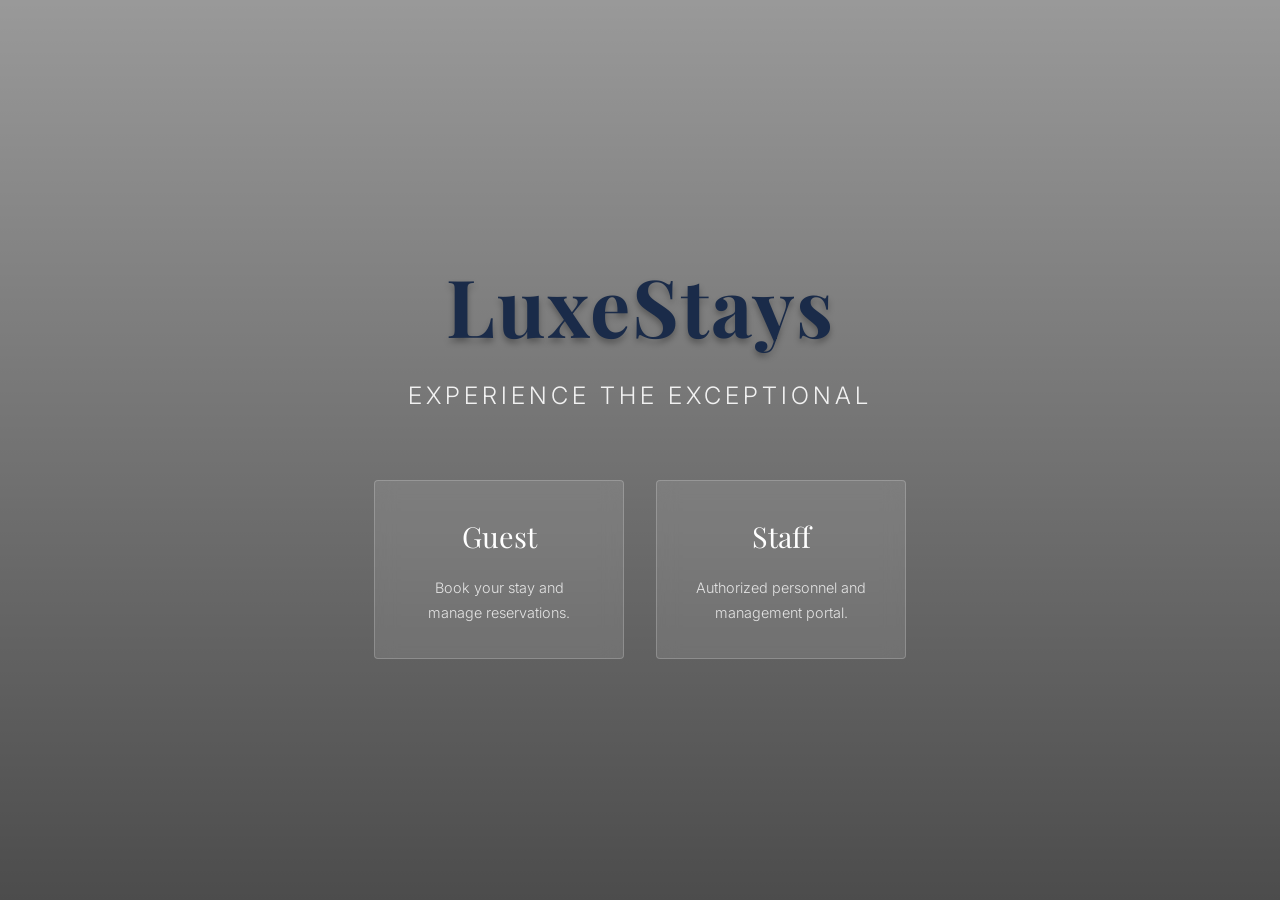
<file: index.html>
<!DOCTYPE html>
<html lang="en">

<head>
    <meta charset="UTF-8">
    <meta name="viewport" content="width=device-width, initial-scale=1.0">
    <title>LuxeStays | Find Your Perfect Getaway</title>
    <link rel="stylesheet" href="css/style.css">
    <link
        href="https://fonts.googleapis.com/css2?family=Inter:wght@400;500;600&family=Playfair+Display:wght@700&display=swap"
        rel="stylesheet">
    <link rel="stylesheet" href="https://cdnjs.cloudflare.com/ajax/libs/font-awesome/5.15.4/css/all.min.css">
    <script src="js/auth.js"></script>
</head>

<body>
    <nav class="navbar">
        <div class="container nav-container">
            <a href="index.html" class="logo">LuxeStays</a>
            <ul class="nav-links">
                <!-- Injected by Auth.js -->
            </ul>
        </div>
    </nav>

    <header class="hero">
        <div class="hero-content">
            <h1>Experience Luxury</h1>
            <p>Discover the world's most incredible hotels</p>
        </div>
    </header>

    <div class="container">
        <div class="search-container">
            <form id="search-form" class="search-form">
                <div class="form-group" style="margin-bottom:0;">
                    <label class="form-label">Destination</label>
                    <input type="text" id="destination" class="form-control" placeholder="Where do you want to go?">
                </div>
                <div class="form-group" style="margin-bottom:0;">
                    <label class="form-label">Check In</label>
                    <input type="date" id="checkIn" class="form-control">
                </div>
                <div class="form-group" style="margin-bottom:0;">
                    <label class="form-label">Check Out</label>
                    <input type="date" id="checkOut" class="form-control">
                </div>
                <div class="form-group" style="margin-bottom:0;">
                    <label class="form-label">Guests</label>
                    <select id="guests" class="form-control">
                        <option value="1">1 Guest</option>
                        <option value="2" selected>2 Guests</option>
                        <option value="3">3 Guests</option>
                        <option value="4">4+ Guests</option>
                    </select>
                </div>
                <button type="submit" class="btn btn-primary">Search Hotels</button>
            </form>
        </div>

        <h2 style="margin-bottom:2rem; margin-top:4rem;">Featured Stays</h2>

        <div class="filters-container">
            <span>Filter by: </span>
            <select id="sort-price" class="form-control" style="width:auto;">
                <option value="">Price</option>
                <option value="asc">Low to High</option>
                <option value="desc">High to Low</option>
            </select>
        </div>

        <div id="hotels-grid" class="hotel-grid">
            <!-- Loading or Hotels inserted here -->
        </div>
    </div>

    <!-- Auth.js moved to head -->
    <script src="js/hotels.js"></script>
    <script>
        document.addEventListener('DOMContentLoaded', () => {
            // Initial Load
            Hotels.renderHotels(Hotels.getAll(), 'hotels-grid');

            // Search Handler
            document.getElementById('search-form').addEventListener('submit', (e) => {
                e.preventDefault();
                const city = document.getElementById('destination').value;
                const guests = document.getElementById('guests').value;

                // Store search dates for later use in booking
                const checkIn = document.getElementById('checkIn').value;
                const checkOut = document.getElementById('checkOut').value;

                if (checkIn && checkOut) {
                    localStorage.setItem('hotelApp_searchParams', JSON.stringify({ checkIn, checkOut, guests }));
                }

                const results = Hotels.search({ city, guests });
                Hotels.renderHotels(results, 'hotels-grid');
            });

            // Sort Handler
            document.getElementById('sort-price').addEventListener('change', (e) => {
                const sort = e.target.value;
                let current = Array.from(document.querySelectorAll('.card')).map(card => {
                    // This is a naive sort based on DOM, better to re-query data
                    // Re-fetching data for simplicity
                    return Hotels.getAll(); // Simplified reset
                })[0];

                // For a proper sort, we should track current filtered state.
                // Re-running search with current inputs:
                const city = document.getElementById('destination').value;
                const guests = document.getElementById('guests').value;
                let results = Hotels.search({ city, guests });

                if (sort === 'asc') {
                    results.sort((a, b) => a.price - b.price);
                } else if (sort === 'desc') {
                    results.sort((a, b) => b.price - a.price);
                }

                Hotels.renderHotels(results, 'hotels-grid');
            });
        });
    </script>
</body>

</html>
</file>
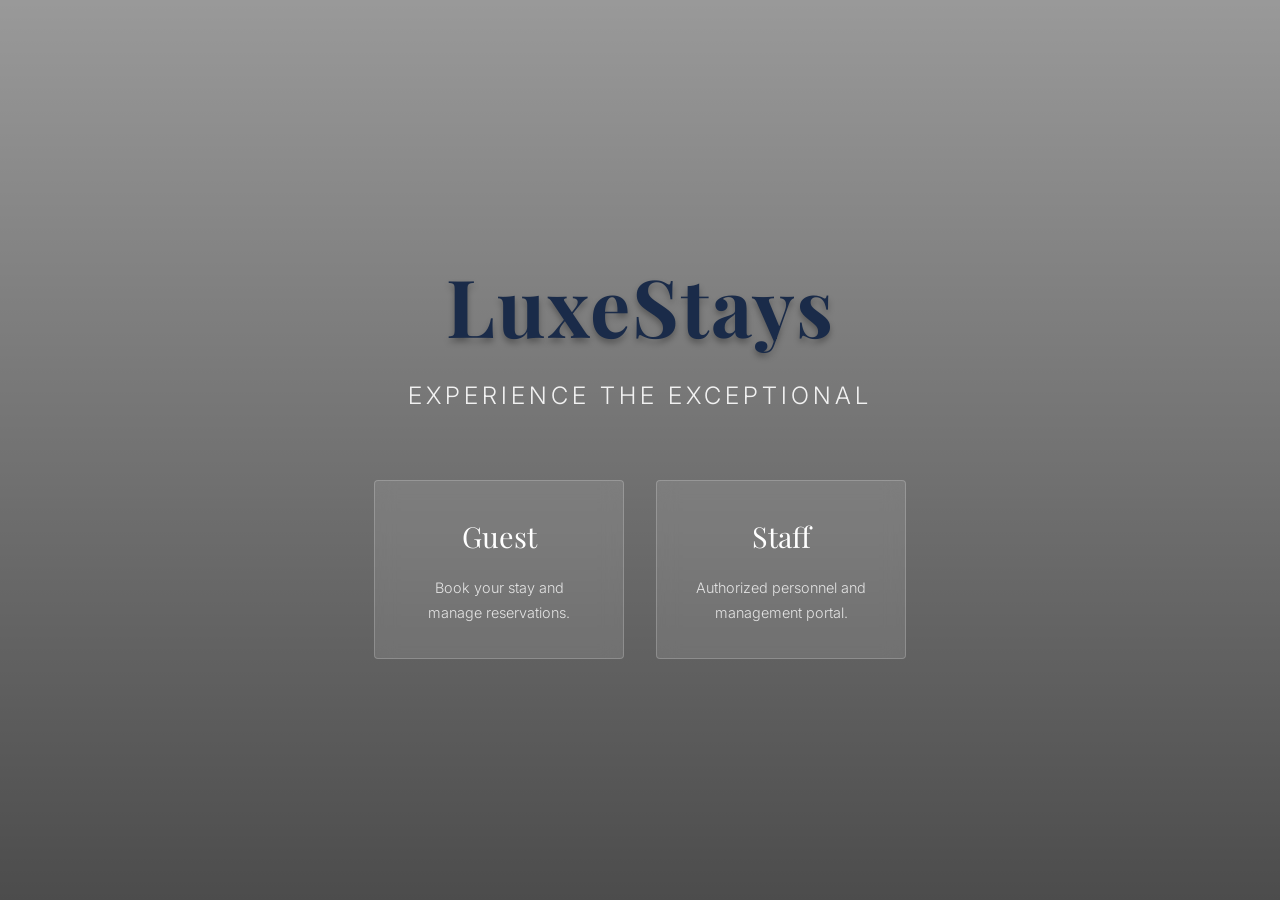
<file: admin_dashboard.html>
<!DOCTYPE html>
<html lang="en">

<head>
    <meta charset="UTF-8">
    <meta name="viewport" content="width=device-width, initial-scale=1.0">
    <title>Admin Dashboard | LuxeStays</title>
    <link
        href="https://fonts.googleapis.com/css2?family=Playfair+Display:wght@700&family=Inter:wght@400;500;600&display=swap"
        rel="stylesheet">
    <link rel="stylesheet" href="https://cdnjs.cloudflare.com/ajax/libs/font-awesome/5.15.4/css/all.min.css">
    <link rel="stylesheet" href="css/style.css">
    <script src="js/auth.js"></script>
    <style>
        .admin-nav {
            background-color: #1a2b49;
            color: #fff;
            padding: 1rem 0;
        }

        .stat-card {
            background: #fff;
            padding: 2rem;
            border-radius: 8px;
            box-shadow: 0 4px 6px rgba(0, 0, 0, 0.05);
            text-align: center;
        }

        .stat-number {
            font-size: 2.5rem;
            font-weight: 700;
            color: #c5a47e;
            margin: 0.5rem 0;
        }

        .admin-grid {
            display: grid;
            grid-template-columns: repeat(auto-fit, minmax(250px, 1fr));
            gap: 2rem;
            margin-top: 3rem;
        }
    </style>
</head>

<body>

    <nav class="admin-nav">
        <div class="container nav-container">
            <a href="#" class="logo" style="color:#fff;">LuxeStays Admin</a>
            <ul class="nav-links">
                <li><span style="color:#c5a47e;">Administrator</span></li>
                <li><a href="#" onclick="Auth.logout()" style="color:#fff;">Logout</a></li>
            </ul>
        </div>
    </nav>

    <div class="container" style="padding-top: 3rem;">
        <h1>Dashboard Overview</h1>
        <p>Welcome back, Administrator. Here is today's overview.</p>

        <div class="admin-grid">
            <div class="stat-card">
                <i class="fas fa-bed fa-2x" style="color: #1a2b49;"></i>
                <div class="stat-number">85%</div>
                <p>Occupancy Rate</p>
            </div>
            <div class="stat-card">
                <i class="fas fa-users fa-2x" style="color: #1a2b49;"></i>
                <div class="stat-number">124</div>
                <p>New Guests This Week</p>
            </div>
            <div class="stat-card">
                <i class="fas fa-calendar-check fa-2x" style="color: #1a2b49;"></i>
                <div class="stat-number">12</div>
                <p>Pending Check-ins</p>
            </div>
            <div class="stat-card">
                <i class="fas fa-dollar-sign fa-2x" style="color: #1a2b49;"></i>
                <div class="stat-number">$15k</div>
                <p>Revenue Today</p>
            </div>
        </div>
    </div>

</body>

</html>
</file>
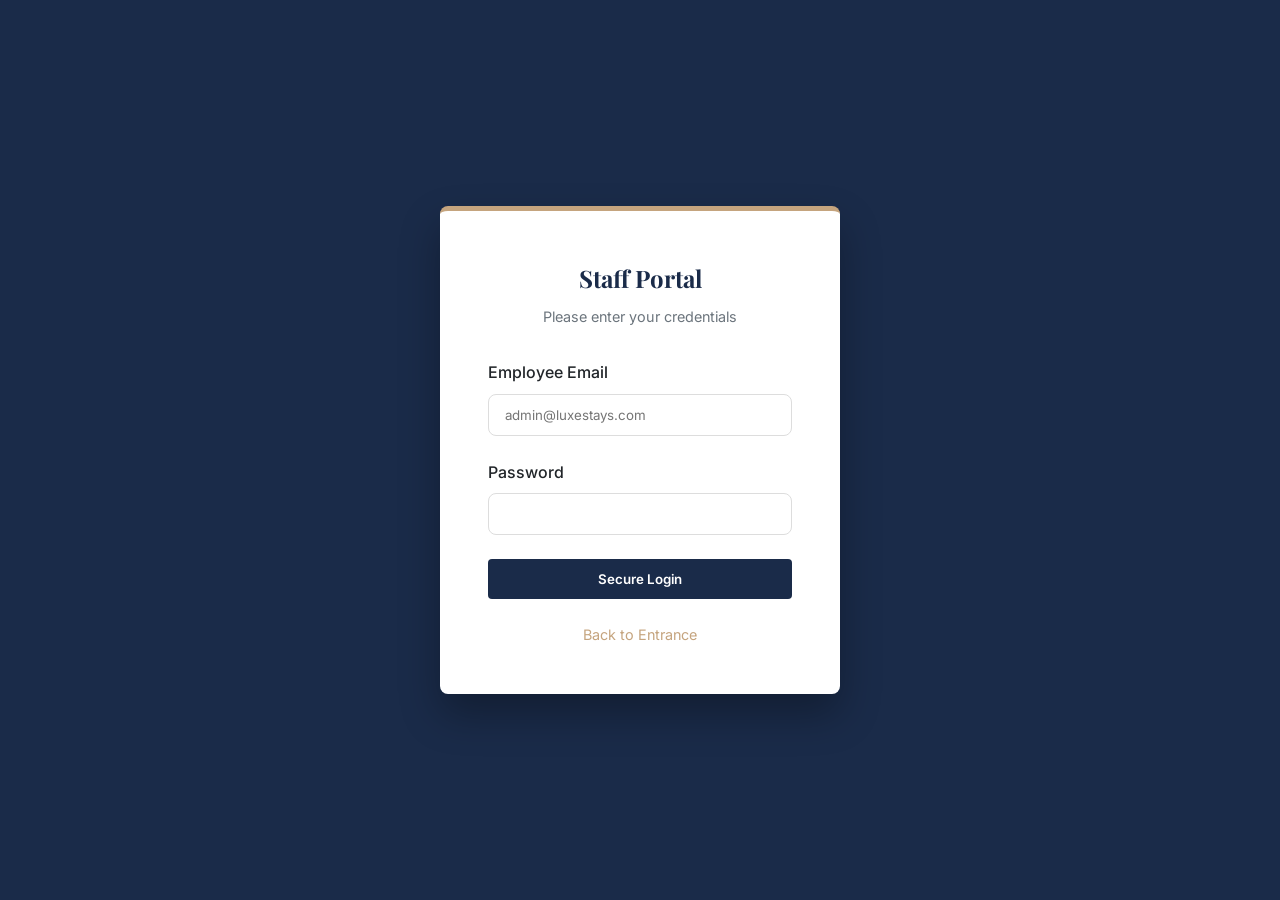
<file: admin_login.html>
<!DOCTYPE html>
<html lang="en">

<head>
    <meta charset="UTF-8">
    <meta name="viewport" content="width=device-width, initial-scale=1.0">
    <title>Staff Portal | LuxeStays</title>
    <link
        href="https://fonts.googleapis.com/css2?family=Playfair+Display:wght@700&family=Inter:wght@400;500;600&display=swap"
        rel="stylesheet">
    <link rel="stylesheet" href="css/style.css">
    <script src="js/auth.js"></script>
    <style>
        body {
            background-color: #1a2b49;
            /* Navy background for admin */
            display: flex;
            align-items: center;
            justify-content: center;
            min-height: 100vh;
        }

        .admin-login-card {
            background: #fff;
            padding: 3rem;
            border-radius: 8px;
            width: 100%;
            max-width: 400px;
            box-shadow: 0 20px 40px rgba(0, 0, 0, 0.3);
            border-top: 5px solid #c5a47e;
        }

        .admin-header {
            text-align: center;
            margin-bottom: 2rem;
        }

        .admin-header h2 {
            color: #1a2b49;
            margin-bottom: 0.5rem;
        }

        .admin-header p {
            color: #6c757d;
            font-size: 0.9rem;
        }

        .back-link {
            display: block;
            text-align: center;
            margin-top: 1.5rem;
            color: #c5a47e;
            font-size: 0.9rem;
        }
    </style>
</head>

<body>

    <div class="admin-login-card">
        <div class="admin-header">
            <h2>Staff Portal</h2>
            <p>Please enter your credentials</p>
        </div>

        <form id="adminLoginForm">
            <div class="form-group">
                <label class="form-label">Employee Email</label>
                <input type="email" id="adminEmail" class="form-control" required placeholder="admin@luxestays.com">
            </div>
            <div class="form-group">
                <label class="form-label">Password</label>
                <input type="password" id="adminPassword" class="form-control" required>
            </div>
            <button type="submit" class="btn btn-primary btn-block" style="background-color: #1a2b49;">Secure
                Login</button>
        </form>

        <a href="entry.html" class="back-link">Back to Entrance</a>
    </div>

    <script>
        document.getElementById('adminLoginForm').addEventListener('submit', (e) => {
            e.preventDefault();
            const email = document.getElementById('adminEmail').value;
            const password = document.getElementById('adminPassword').value;

            const result = Auth.loginAdmin(email, password);
            if (result.success) {
                window.location.href = 'admin_dashboard.html';
            } else {
                alert(result.message);
            }
        });
    </script>
</body>

</html>
</file>
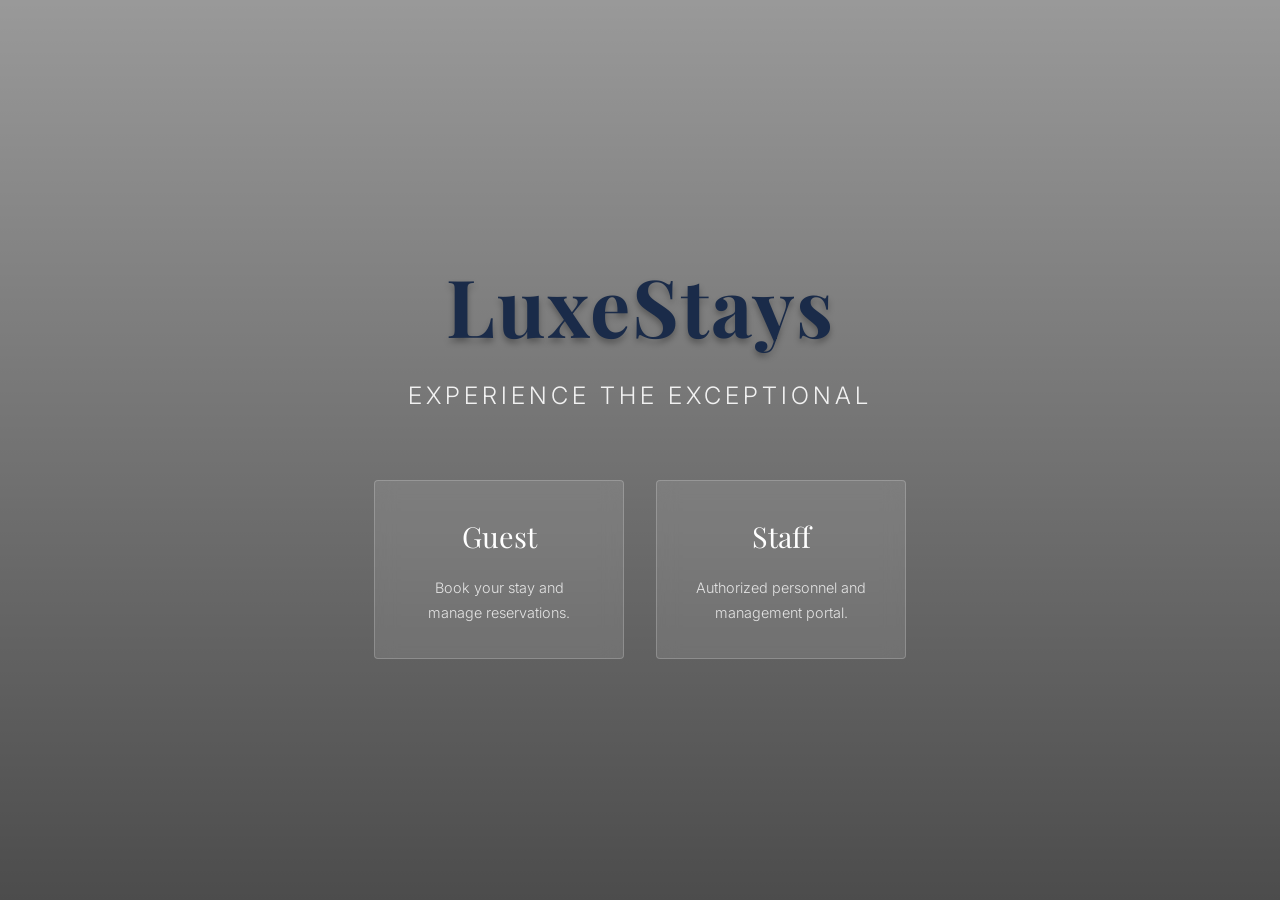
<file: booking.html>
<!DOCTYPE html>
<html lang="en">

<head>
    <meta charset="UTF-8">
    <meta name="viewport" content="width=device-width, initial-scale=1.0">
    <title>Complete Booking | LuxeStays</title>
    <link rel="stylesheet" href="css/style.css">
    <link
        href="https://fonts.googleapis.com/css2?family=Inter:wght@400;500;600&family=Playfair+Display:wght@700&display=swap"
        rel="stylesheet">
    <link rel="stylesheet" href="https://cdnjs.cloudflare.com/ajax/libs/font-awesome/5.15.4/css/all.min.css">
    <script src="js/auth.js"></script>
</head>

<body>
    <nav class="navbar">
        <div class="container nav-container">
            <a href="index.html" class="logo">LuxeStays</a>
            <ul class="nav-links">
                <!-- Injected by Auth.js -->
            </ul>
        </div>
    </nav>

    <div class="container" style="margin-top:2rem;">
        <h1 style="margin-bottom:2rem;">Secure Your Stay</h1>

        <div style="display:grid; grid-template-columns: 2fr 1fr; gap:3rem;">
            <div id="booking-form-container">
                <div class="card" style="padding:2rem; margin-bottom:2rem;">
                    <h3 style="margin-bottom:1.5rem;">Guest Information</h3>
                    <div class="form-group">
                        <label class="form-label">Full Name</label>
                        <input type="text" id="guestName" class="form-control" readonly>
                    </div>
                    <div class="form-group">
                        <label class="form-label">Email Address</label>
                        <input type="email" id="guestEmail" class="form-control" readonly>
                    </div>
                </div>

                <div class="card" style="padding:2rem;">
                    <h3 style="margin-bottom:1.5rem;">Payment Method</h3>

                    <div style="display:flex; gap:1rem; margin-bottom:1.5rem;">
                        <label class="card"
                            style="flex:1; padding:1.5rem; cursor:pointer; text-align:center; border:2px solid transparent; transition:all 0.3s ease;">
                            <input type="radio" name="paymentMethod" value="card" checked
                                onchange="togglePayment('card')" style="margin-bottom:0.5rem;">
                            <div style="font-weight:600; margin-bottom:0.5rem;">Credit/Debit Card</div>
                            <div style="color:var(--primary); font-size:1.5rem;">
                                <i class="fab fa-cc-visa"></i> <i class="fab fa-cc-mastercard"></i>
                            </div>
                        </label>
                        <label class="card"
                            style="flex:1; padding:1.5rem; cursor:pointer; text-align:center; border:2px solid transparent; transition:all 0.3s ease;">
                            <input type="radio" name="paymentMethod" value="hotel" onchange="togglePayment('hotel')"
                                style="margin-bottom:0.5rem;">
                            <div style="font-weight:600; margin-bottom:0.5rem;">Pay at Hotel</div>
                            <div style="color:var(--success); font-size:1.5rem;">
                                <i class="fas fa-money-bill-wave"></i>
                            </div>
                        </label>
                    </div>

                    <form id="payment-form">
                        <div id="card-details">
                            <div class="form-group">
                                <label class="form-label">Card Number</label>
                                <input type="text" id="card-num" class="form-control" placeholder="0000 0000 0000 0000"
                                    maxlength="19">
                            </div>
                            <div style="display:grid; grid-template-columns: 1fr 1fr; gap:1rem;">
                                <div class="form-group">
                                    <label class="form-label">Expiry Date</label>
                                    <input type="text" id="card-exp" class="form-control" placeholder="MM/YY"
                                        maxlength="5">
                                </div>
                                <div class="form-group">
                                    <label class="form-label">CVV</label>
                                    <input type="password" id="card-cvv" class="form-control" placeholder="123"
                                        maxlength="3">
                                </div>
                            </div>
                        </div>

                        <div id="pay-hotel-msg"
                            style="display:none; text-align:center; padding:1rem; color:var(--text-muted); background:#f8f9fa; border-radius:4px; margin-bottom:1rem;">
                            <i class="fas fa-hotel fa-2x" style="margin-bottom:0.5rem; display:block;"></i>
                            You will pay the full amount upon arrival at the hotel. No card required now.
                        </div>

                        <button type="submit" class="btn btn-primary btn-block" style="margin-top:1rem;">Confirm
                            Booking</button>
                    </form>
                </div>
            </div>

            <div id="booking-summary">
                <!-- Injected via JS -->
            </div>
        </div>
    </div>

    <!-- Loading Modal -->
    <div id="loading-modal" class="modal-overlay" style="display:none;">
        <div class="modal" style="text-align:center;">
            <div class="spinner"></div>
            <h3>Processing Payment...</h3>
            <p>Please do not close this window.</p>
        </div>
    </div>

    <!-- Auth.js moved to head -->
    <script src="js/hotels.js"></script>
    <script src="js/booking.js"></script>
    <script src="js/payment.js"></script>
    <script>
        // Global state for recalculation
        let state = {
            hotel: null,
            room: null,
            roomIndex: 0,
            checkIn: '',
            checkOut: '',
            nights: 0,
            price: 0
        };

        function togglePayment(method) {
            const cardDetails = document.getElementById('card-details');
            const hotelMsg = document.getElementById('pay-hotel-msg');

            if (method === 'card') {
                cardDetails.style.display = 'block';
                hotelMsg.style.display = 'none';
                document.getElementById('card-num').setAttribute('required', 'true');
            } else {
                cardDetails.style.display = 'none';
                hotelMsg.style.display = 'block';
                document.getElementById('card-num').removeAttribute('required');
            }
        }

        document.addEventListener('DOMContentLoaded', () => {
            // Require login
            Auth.requireAuth();
            const user = Auth.getCurrentUser();

            document.getElementById('guestName').value = user.name;
            document.getElementById('guestEmail').value = user.email;
            if (user.phone) {
                // Pre-fill phone if available (would need input field)
            }

            // Parse params
            const params = new URLSearchParams(window.location.search);
            state.hotelId = params.get('hotelId');
            state.roomIndex = parseInt(params.get('roomIndex'));
            state.checkIn = params.get('checkIn');
            state.checkOut = params.get('checkOut');

            state.hotel = Hotels.getById(state.hotelId);
            if (!state.hotel) {
                alert('Invalid booking details');
                window.location.href = 'index.html';
                return;
            }

            state.room = state.hotel.rooms[state.roomIndex];

            // Initial Render
            updateSummary();

            // Handle Payment
            document.getElementById('payment-form').addEventListener('submit', async (e) => {
                e.preventDefault();

                // Recalculate to be safe
                const nights = Booking.calculateNights(state.checkIn, state.checkOut);
                const totalPrice = nights * state.room.price;

                const paymentMethod = document.querySelector('input[name="paymentMethod"]:checked').value;
                document.getElementById('loading-modal').style.display = 'flex';

                try {
                    if (paymentMethod === 'card') {
                        const cardNum = document.getElementById('card-num').value;
                        const cardCvv = document.getElementById('card-cvv').value;
                        await Payment.process({ number: cardNum, cvv: cardCvv });
                    } else {
                        // Pay at Hotel simulation
                        await new Promise(r => setTimeout(r, 1500));
                    }

                    const bookingData = {
                        userId: user.id,
                        hotelId: state.hotel.id,
                        roomType: state.room.type,
                        checkIn: state.checkIn,
                        checkOut: state.checkOut,
                        nights: nights,
                        totalPrice: totalPrice,
                        paymentMethod: paymentMethod, // Store method
                        status: 'confirmed'
                    };

                    Booking.create(bookingData);

                    // Success redirect
                    window.location.href = 'dashboard.html';

                } catch (error) {
                    alert(error.message);
                    document.getElementById('loading-modal').style.display = 'none';
                }
            });
        });

        function updateSummary() {
            const { hotel, room, checkIn, checkOut } = state;
            const nights = Booking.calculateNights(checkIn, checkOut);
            const totalPrice = nights * room.price;

            const summaryContainer = document.getElementById('booking-summary');
            summaryContainer.innerHTML = `
        <div class="card" style="padding:1.5rem; position:sticky; top:100px;">
            <h3 style="margin-bottom:1rem;">Your Booking</h3>
            <img src="${hotel.image}" alt="${hotel.name}" style="border-radius:4px; margin-bottom:1rem; width:100%; height:150px; object-fit:cover;">
                <div style="margin-bottom:1rem;">
                    <h4>${hotel.name}</h4>
                    <p style="color:var(--grey); font-size:0.9rem;">${hotel.city}</p>
                </div>
                <div style="border-top:1px solid #eee; border-bottom:1px solid #eee; padding:1rem 0; margin-bottom:1rem;">
                    <div style="display:flex; justify-content:space-between; margin-bottom:0.5rem;">
                        <span>Check-In</span>
                        <input type="date" value="${checkIn}" onchange="updateDates('in', this.value)" style="border:1px solid #ccc; border-radius:4px; padding:2px;">
                    </div>
                    <div style="display:flex; justify-content:space-between;">
                        <span>Check-Out</span>
                        <input type="date" value="${checkOut}" onchange="updateDates('out', this.value)" style="border:1px solid #ccc; border-radius:4px; padding:2px;">
                    </div>
                    <div style="display:flex; justify-content:space-between; margin-top:0.5rem; color:var(--grey); font-size:0.9rem;">
                        <span>${nights} Nights</span>
                    </div>
                </div>
                <div style="margin-bottom:1rem;">
                    <div style="display:flex; justify-content:space-between; margin-bottom:0.5rem;">
                        <span>${room.type}</span>
                        <span>$${room.price} x ${nights}</span>
                    </div>
                    <div style="display:flex; justify-content:space-between; margin-bottom:0.5rem;">
                        <span>Service Fee</span>
                        <span>$0.00</span>
                    </div>
                </div>
                <div style="display:flex; justify-content:space-between; font-weight:700; font-size:1.2rem; border-top:1px solid #eee; padding-top:1rem;">
                    <span>Total (USD)</span>
                    <span>$${totalPrice}</span>
                </div>
        </div>
            `;
        }

        function updateDates(type, value) {
            if (type === 'in') state.checkIn = value;
            if (type === 'out') state.checkOut = value;

            // Validate
            const inDate = new Date(state.checkIn);
            const outDate = new Date(state.checkOut);

            if (outDate <= inDate) {
                alert('Check-out must be after Check-in');
                // Reset to valid (plus 1 day or original)
                // For now, just re-render to revert visual change if invalid, but ideally we adjust the other date
                return;
            }
            updateSummary();
        }
    </script>
</body>

</html>
</file>
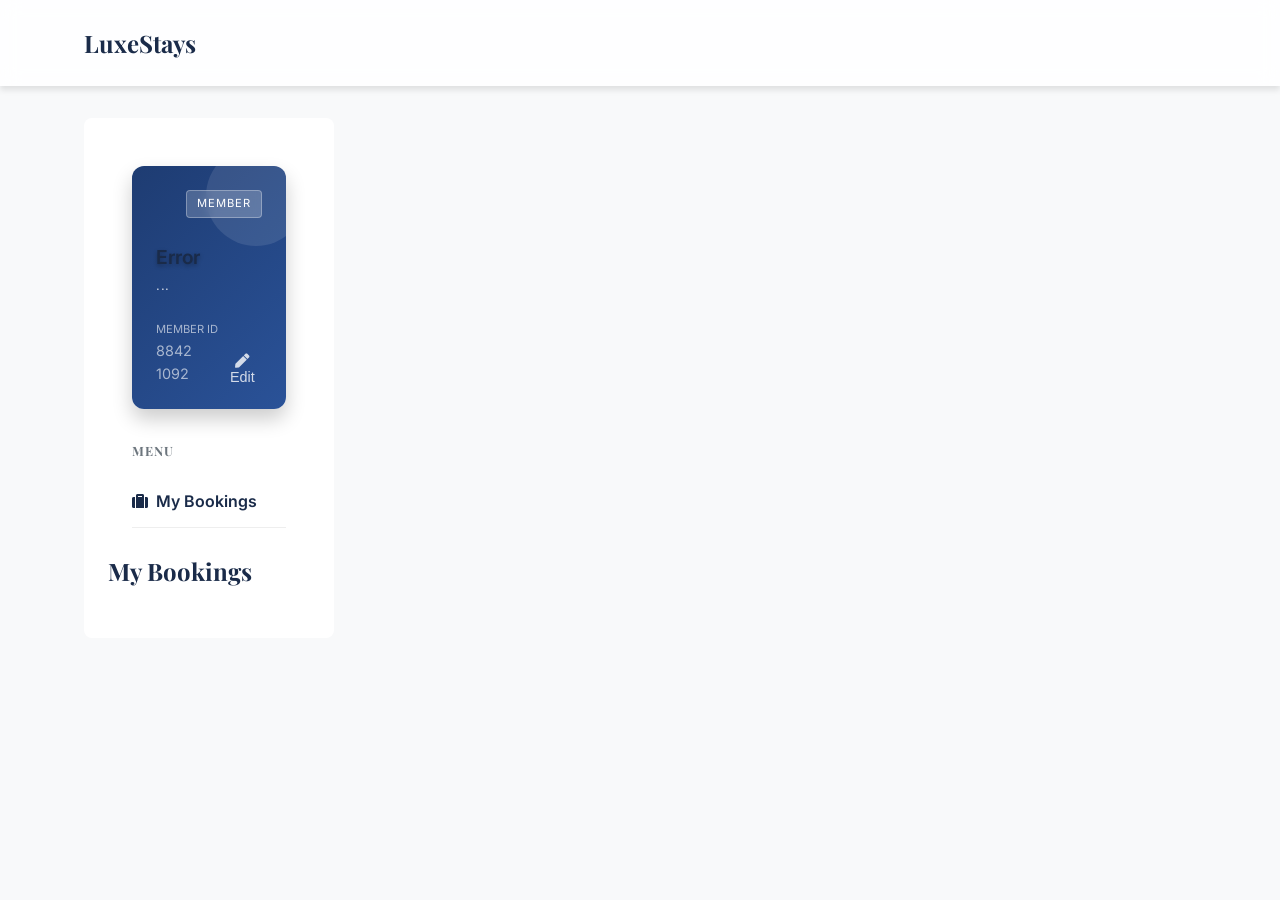
<file: dashboard.html>
<!DOCTYPE html>
<html lang="en">

<head>
    <meta charset="UTF-8">
    <meta name="viewport" content="width=device-width, initial-scale=1.0">
    <title>My Dashboard | LuxeStays</title>
    <link rel="stylesheet" href="css/style.css">
    <link
        href="https://fonts.googleapis.com/css2?family=Inter:wght@400;500;600&family=Playfair+Display:wght@700&display=swap"
        rel="stylesheet">
    <link rel="stylesheet" href="https://cdnjs.cloudflare.com/ajax/libs/font-awesome/5.15.4/css/all.min.css">
</head>

<body>
    <nav class="navbar">
        <div class="container nav-container">
            <a href="index.html" class="logo">LuxeStays</a>
            <ul class="nav-links">
                <!-- Injected by Auth.js -->
            </ul>
        </div>
    </nav>

    <div class="container">
        <div class="dashboard-grid">
            <aside class="sidebar">
                <aside class="sidebar">
                    <!-- Luxury Member Card -->
                    <div class="member-card"
                        style="background: linear-gradient(135deg, #1e3c72 0%, #2a5298 100%); color:white; padding:1.5rem; border-radius:12px; box-shadow:0 10px 20px rgba(0,0,0,0.2); position:relative; overflow:hidden; margin-bottom:2rem; text-align:left;">
                        <div
                            style="position:absolute; top:-20px; right:-20px; width:100px; height:100px; background:rgba(255,255,255,0.1); border-radius:50%;">
                        </div>

                        <div
                            style="display:flex; justify-content:space-between; align-items:start; margin-bottom:1.5rem;">
                            <i class="fas fa-chip" style="font-size:2rem; color: #ffd700; opacity:0.8;"></i>
                            <!-- Chip Icon -->
                            <div id="loyalty-badge"
                                style="background:rgba(255,255,255,0.2); backdrop-filter:blur(5px); padding:4px 10px; border-radius:4px; font-size:0.7rem; letter-spacing:1px; border:1px solid rgba(255,255,255,0.3);">
                                MEMBER</div>
                        </div>

                        <h3 id="user-name"
                            style="font-family:'Inter', sans-serif; font-weight:600; font-size:1.2rem; margin-bottom:0.2rem; text-shadow:0 2px 4px rgba(0,0,0,0.3);">
                            Loading...</h3>
                        <p id="user-email"
                            style="font-size:0.8rem; opacity:0.8; letter-spacing:0.5px; margin-bottom:1.5rem;">...</p>

                        <div style="display:flex; justify-content:space-between; align-items:flex-end;">
                            <div style="font-size:0.7rem; opacity:0.6;">MEMBER ID <br> <span
                                    style="font-size:0.9rem; opacity:1;">8842 1092</span></div>
                            <button onclick="Dashboard.openEditModal()"
                                style="background:none; border:none; color:white; cursor:pointer; font-size:0.9rem; opacity:0.8; transition:all 0.3s;">
                                <i class="fas fa-pen"></i> Edit
                            </button>
                        </div>
                    </div>

                    <h4
                        style="margin-bottom:1rem; color:var(--grey); text-transform:uppercase; font-size:0.8rem; letter-spacing:1px;">
                        Menu</h4>
                    <ul class="sidebar-menu">
                        <li><a href="#" style="color:var(--primary); font-weight:600;"><i class="fas fa-suitcase"
                                    style="width:20px;"></i> My Bookings</a></li>
                    </ul>
                </aside>

                <main>
                    <h2 style="margin-bottom:1.5rem;">My Bookings</h2>
                    <div id="bookings-list">
                        <!-- Injected via JS -->
                    </div>
                </main>
        </div>
    </div>

    <!-- Edit Profile Modal -->
    <div id="edit-profile-modal" class="modal-overlay"
        style="display:none; align-items:center; justify-content:center;">
        <div class="modal"
            style="background:white; padding:2rem; border-radius:8px; width:100%; max-width:400px; position:relative;">
            <span onclick="Dashboard.closeEditModal()"
                style="position:absolute; top:1rem; right:1rem; cursor:pointer; font-size:1.5rem;">&times;</span>
            <h3 style="margin-bottom:1.5rem;">Edit Profile</h3>
            <form id="edit-profile-form">
                <div class="form-group">
                    <label class="form-label">Full Name</label>
                    <input type="text" id="edit-name" class="form-control" required>
                </div>
                <div class="form-group">
                    <label class="form-label">Email</label>
                    <input type="email" id="edit-email" class="form-control" disabled style="background:#f5f5f5;">
                </div>
                <!-- Phone (New) -->
                <div class="form-group">
                    <label class="form-label">Phone Number</label>
                    <input type="tel" id="edit-phone" class="form-control" placeholder="+1 234 567 8900">
                </div>
                <button type="submit" class="btn btn-primary btn-block">Save Changes</button>
            </form>
        </div>
    </div>

    <!-- Auth.js moved to head -->
    <script src="js/hotels.js"></script>
    <script src="js/booking.js"></script>
    <script src="js/dashboard.js"></script>
    <script>
        document.addEventListener('DOMContentLoaded', () => {
            Dashboard.init();
        });
    </script>
</body>

</html>
</file>
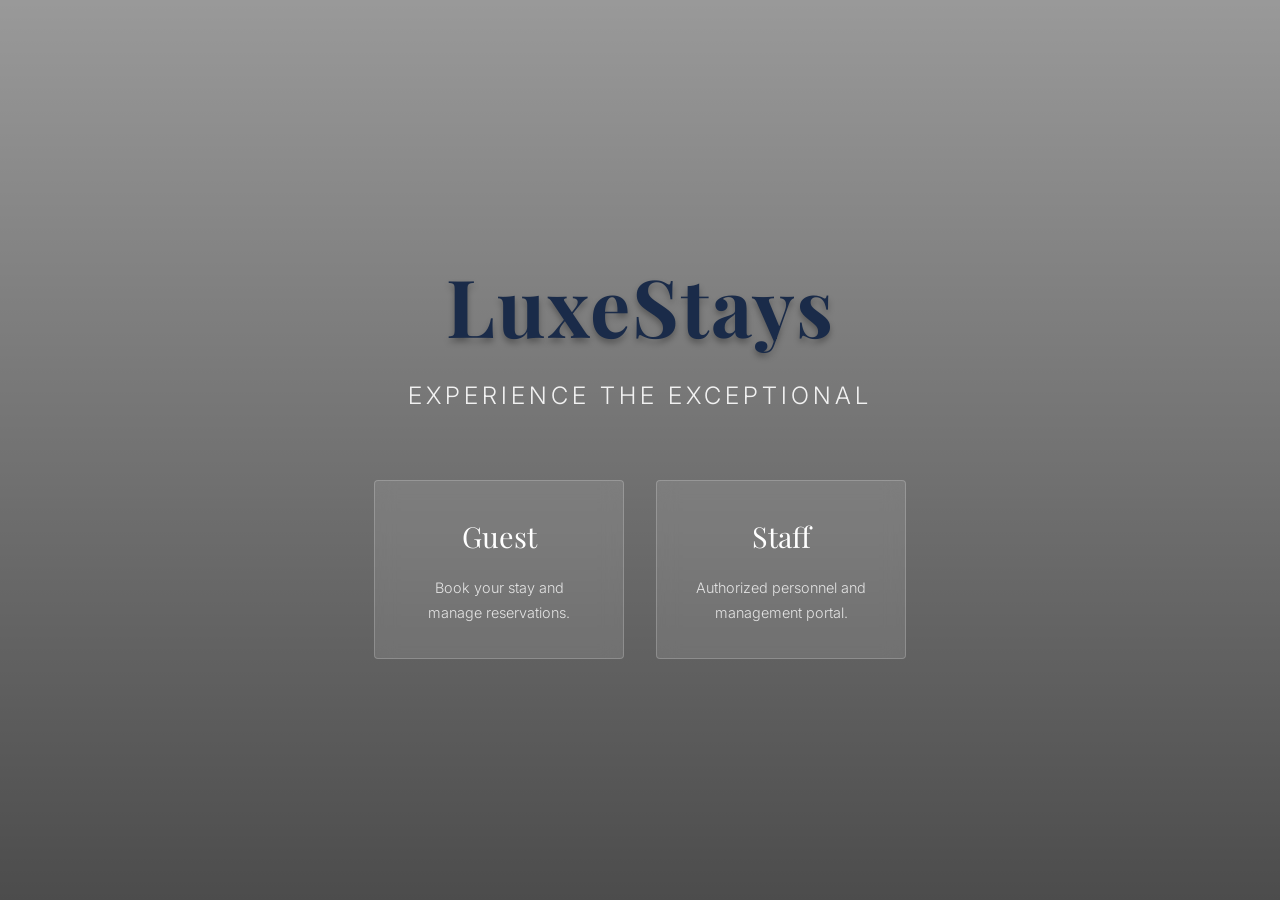
<file: entry.html>
<!DOCTYPE html>
<html lang="en">

<head>
    <meta charset="UTF-8">
    <meta name="viewport" content="width=device-width, initial-scale=1.0">
    <title>Welcome | LuxeStays</title>
    <link
        href="https://fonts.googleapis.com/css2?family=Playfair+Display:wght@700&family=Inter:wght@400;500&display=swap"
        rel="stylesheet">
    <link rel="stylesheet" href="css/style.css">
    <script src="js/auth.js"></script>
    <style>
        body {
            margin: 0;
            padding: 0;
            height: 100vh;
            overflow: hidden;
            background: linear-gradient(rgba(0, 0, 0, 0.4), rgba(0, 0, 0, 0.7)),
                url('https://images.unsplash.com/photo-1542314831-068cd1dbfeeb?ixlib=rb-1.2.1&auto=format&fit=crop&w=1950&q=80') center/cover no-repeat;
            display: flex;
            align-items: center;
            justify-content: center;
            color: #fff;
            text-align: center;
        }

        .entry-container {
            max-width: 800px;
            padding: 2rem;
            animation: fadeIn 1.5s ease-out;
        }

        .brand-title {
            font-family: 'Playfair Display', serif;
            font-size: 5rem;
            margin-bottom: 0.5rem;
            letter-spacing: 2px;
            text-shadow: 0 4px 6px rgba(0, 0, 0, 0.3);
        }

        .brand-subtitle {
            font-family: 'Inter', sans-serif;
            font-size: 1.5rem;
            margin-bottom: 4rem;
            font-weight: 300;
            letter-spacing: 4px;
            text-transform: uppercase;
            opacity: 0.9;
        }

        .choice-container {
            display: flex;
            gap: 2rem;
            justify-content: center;
        }

        .choice-card {
            background: rgba(255, 255, 255, 0.1);
            backdrop-filter: blur(10px);
            padding: 2rem;
            border: 1px solid rgba(255, 255, 255, 0.2);
            border-radius: 4px;
            width: 250px;
            cursor: pointer;
            transition: all 0.4s ease;
            text-decoration: none;
            color: #fff;
        }

        .choice-card:hover {
            background: rgba(255, 255, 255, 0.2);
            transform: translateY(-10px);
            box-shadow: 0 10px 30px rgba(0, 0, 0, 0.3);
            border-color: #c5a47e;
            /* Gold accent */
        }

        .choice-title {
            font-family: 'Playfair Display', serif;
            font-size: 1.8rem;
            margin-bottom: 1rem;
            display: block;
        }

        .choice-desc {
            font-size: 0.9rem;
            opacity: 0.8;
            font-weight: 300;
        }

        @keyframes fadeIn {
            from {
                opacity: 0;
                transform: translateY(20px) translateZ(-50px);
            }

            to {
                opacity: 1;
                transform: translateY(0) translateZ(0);
            }
        }

        .choice-card:nth-child(1) {
            animation: float 6s ease-in-out infinite;
        }

        .choice-card:nth-child(2) {
            animation: float-delay 7s ease-in-out infinite;
        }

        @keyframes float {
            0% {
                transform: translateY(0px);
            }

            50% {
                transform: translateY(-15px);
            }

            100% {
                transform: translateY(0px);
            }
        }

        @keyframes float-delay {
            0% {
                transform: translateY(0px);
            }

            50% {
                transform: translateY(-10px);
            }

            100% {
                transform: translateY(0px);
            }
        }
    </style>
</head>

<body>

    <div class="entry-container">
        <h1 class="brand-title">LuxeStays</h1>
        <p class="brand-subtitle">Experience the Exceptional</p>

        <div class="choice-container">
            <a href="login.html" class="choice-card">
                <span class="choice-title">Guest</span>
                <span class="choice-desc">Book your stay and manage reservations.</span>
            </a>
            <a href="admin/admin-login.html" class="choice-card">
                <span class="choice-title">Staff</span>
                <span class="choice-desc">Authorized personnel and management portal.</span>
            </a>
        </div>
    </div>

</body>

</html>
</file>
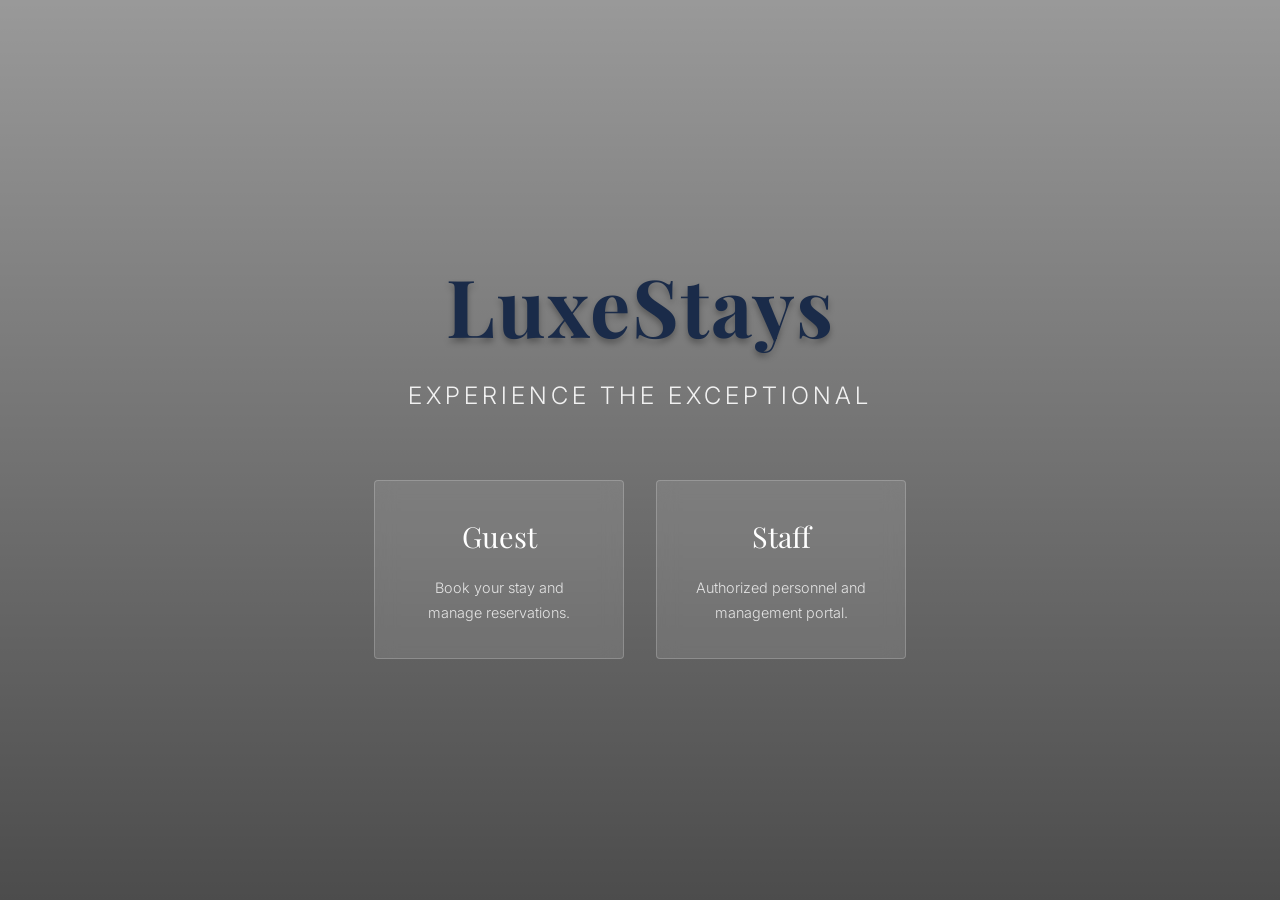
<file: events.html>
<!DOCTYPE html>
<html lang="en">

<head>
    <meta charset="UTF-8">
    <meta name="viewport" content="width=device-width, initial-scale=1.0">
    <title>Events & Tournaments | LuxeStays Gaming</title>
    <link rel="stylesheet" href="css/style.css">
    <link
        href="https://fonts.googleapis.com/css2?family=Inter:wght@400;500;600&family=Playfair+Display:wght@700&display=swap"
        res="stylesheet">
    <link rel="stylesheet" href="https://cdnjs.cloudflare.com/ajax/libs/font-awesome/5.15.4/css/all.min.css">
    <script src="js/auth.js"></script>
    <style>
        .event-card {
            display: flex;
            background: var(--bg-card);
            border: var(--neon-border);
            border-radius: 8px;
            margin-bottom: 2rem;
            overflow: hidden;
            transition: var(--transition);
        }

        .event-card:hover {
            transform: scale(1.02);
            box-shadow: 0 0 20px rgba(255, 0, 85, 0.4);
            /* Pink/Red glow for combat feels */
            border-color: var(--danger);
        }

        .event-date {
            background: var(--danger);
            color: white;
            padding: 2rem;
            display: flex;
            flex-direction: column;
            justify-content: center;
            align-items: center;
            min-width: 150px;
            text-align: center;
        }

        .event-date span {
            font-size: 2rem;
            font-weight: 700;
        }

        .event-details {
            padding: 2rem;
            flex: 1;
        }

        .event-meta {
            color: var(--grey);
            margin-bottom: 1rem;
            font-size: 0.9rem;
        }

        .event-meta i {
            margin-right: 0.5rem;
            color: var(--primary);
        }

        @media (max-width: 768px) {
            .event-card {
                flex-direction: column;
            }

            .event-date {
                padding: 1rem;
                flex-direction: row;
                gap: 1rem;
            }
        }
    </style>
</head>

<body>
    <nav class="navbar">
        <div class="container nav-container">
            <a href="index.html" class="logo">LuxeGAME</a>
            <ul class="nav-links">
                <!-- Injected by Auth.js -->
            </ul>
        </div>
    </nav>

    <header class="hero"
        style="height: 400px; background-image: linear-gradient(rgba(11, 12, 16, 0.8), rgba(11, 12, 16, 0.8)), url('https://images.unsplash.com/photo-1542751371-adc38448a05e?ixlib=rb-1.2.1&auto=format&fit=crop&w=1350&q=80');">
        <div class="hero-content">
            <h1>Tournaments & Events</h1>
            <p>Compete, Watch, Win.</p>
        </div>
    </header>

    <div class="container">

        <h2 style="margin-bottom: 2rem;">Upcoming Schedule</h2>

        <div class="event-card">
            <div class="event-date">
                <span>15</span>
                AUG
            </div>
            <div class="event-details">
                <h3>Global FPS Championship Watch Party</h3>
                <div class="event-meta">
                    <span><i class="fas fa-clock"></i> 18:00 - 23:00</span>
                    <span style="margin-left:1rem;"><i class="fas fa-map-marker-alt"></i> Main Lounge</span>
                </div>
                <p>Join us on the big screen! Free snacks for all hotel guests. Prediction brackets with prizes.</p>
                <button class="btn btn-primary" style="margin-top:1rem;">RSVP Free</button>
            </div>
        </div>

        <div class="event-card">
            <div class="event-date">
                <span>22</span>
                AUG
            </div>
            <div class="event-details">
                <h3>Local LAN: 5v5 Tactical Shooter</h3>
                <div class="event-meta">
                    <span><i class="fas fa-clock"></i> 10:00 - 18:00</span>
                    <span style="margin-left:1rem;"><i class="fas fa-trophy"></i> $1000 Prize Pool</span>
                </div>
                <p>Open registration for 8 teams. Bring your own peripherals or use our pro setups. Spectators welcome.
                </p>
                <button class="btn btn-accent" style="margin-top:1rem;">Register Team ($50)</button>
            </div>
        </div>

        <div class="event-card">
            <div class="event-date">
                <span>05</span>
                SEP
            </div>
            <div class="event-details">
                <h3>Retro Night: Fighting Games</h3>
                <div class="event-meta">
                    <span><i class="fas fa-clock"></i> 20:00 - Late</span>
                    <span style="margin-left:1rem;"><i class="fas fa-beer"></i> 18+ Only</span>
                </div>
                <p>Classic cabinet tournaments including SF2, Tekken 3, and MK. Craft beer and themed cocktails served.
                </p>
                <button class="btn btn-primary" style="margin-top:1rem;">Get Tickets</button>
            </div>
        </div>

    </div>

    <!-- Auth.js moved to head -->
</body>

</html>
</file>
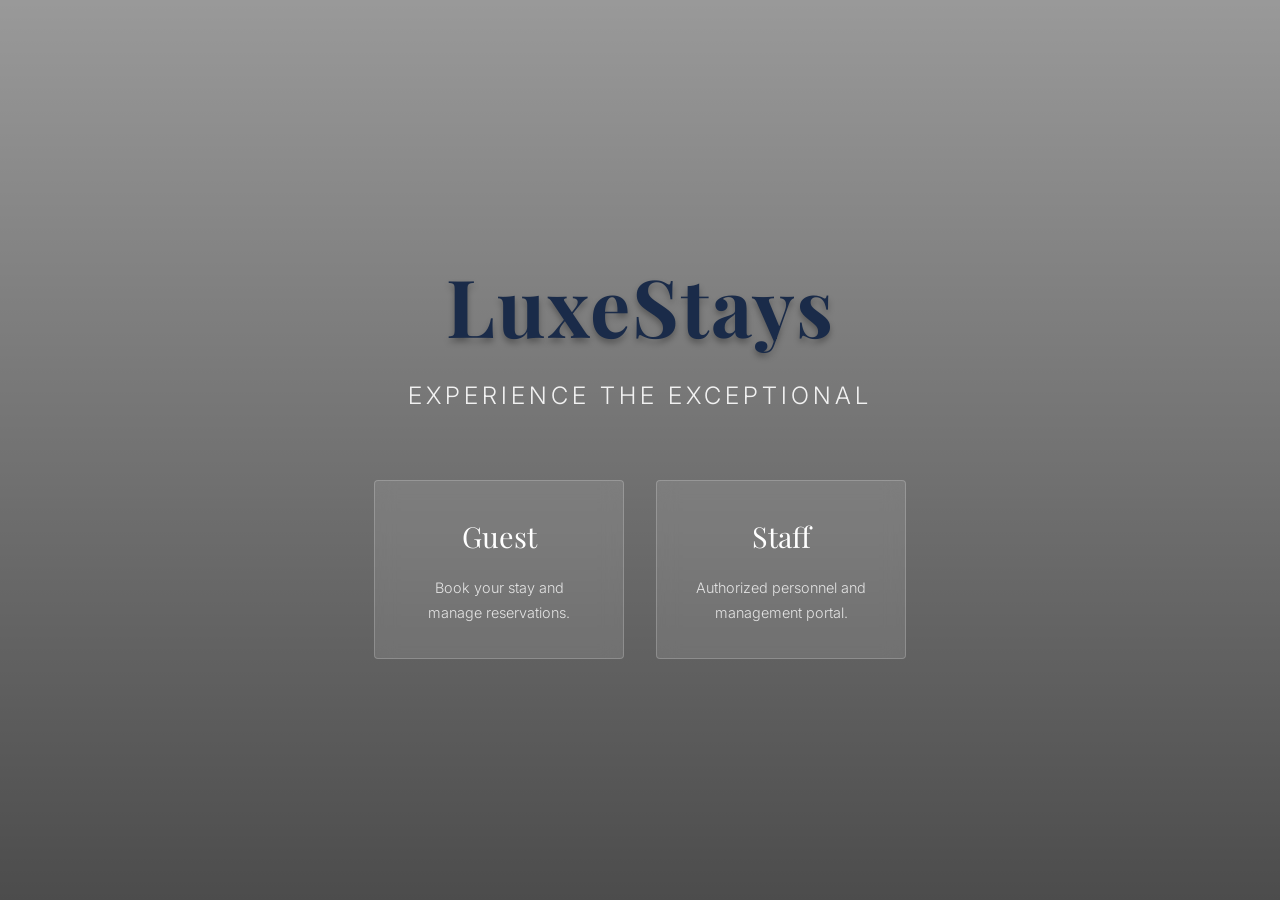
<file: hotel.html>
<!DOCTYPE html>
<html lang="en">

<head>
    <meta charset="UTF-8">
    <meta name="viewport" content="width=device-width, initial-scale=1.0">
    <title>Hotel Details | LuxeStays</title>
    <link rel="stylesheet" href="css/style.css">
    <link
        href="https://fonts.googleapis.com/css2?family=Inter:wght@400;500;600&family=Playfair+Display:wght@700&display=swap"
        res="stylesheet">
    <link rel="stylesheet" href="https://cdnjs.cloudflare.com/ajax/libs/font-awesome/5.15.4/css/all.min.css">
    <script src="js/auth.js"></script>
</head>

<body>
    <nav class="navbar">
        <div class="container nav-container">
            <a href="index.html" class="logo">LuxeStays</a>
            <ul class="nav-links">
                <!-- Injected by Auth.js -->
            </ul>
        </div>
    </nav>

    <div class="container" style="margin-top:2rem;">
        <div id="hotel-content">
            <!-- Injected via JS -->
        </div>
    </div>

    <!-- Auth.js moved to head -->
    <script src="js/hotels.js"></script>
    <script>
        document.addEventListener('DOMContentLoaded', () => {
            const params = new URLSearchParams(window.location.search);
            const hotelId = params.get('id');
            const hotel = Hotels.getById(hotelId);

            if (!hotel) {
                document.getElementById('hotel-content').innerHTML = '<h2>Hotel not found</h2><a href="index.html" class="btn btn-primary">Back to Home</a>';
                return;
            }

            document.title = `${hotel.name} | LuxeStays`;

            const container = document.getElementById('hotel-content');
            container.innerHTML = `
                <div class="hotel-detail-header">
                    <h1 style="font-size:3rem; margin-bottom:0.5rem;">${hotel.name}</h1>
                    <div style="display:flex; gap:1rem; align-items:center; color:var(--grey);">
                        <span><i class="fas fa-map-marker-alt"></i> ${hotel.city}</span>
                        <span>${'★'.repeat(hotel.rating)}${'☆'.repeat(5 - hotel.rating)}</span>
                    </div>
                </div>

                <div class="gallery-grid">
                    <img src="${hotel.image}" class="gallery-main" alt="${hotel.name}">
                    <div class="gallery-side">
                        <img src="${hotel.rooms[0] ? hotel.rooms[0].image : hotel.image}" alt="Room view">
                        <img src="${hotel.rooms[1] ? hotel.rooms[1].image : hotel.image}" alt="Detail view">
                    </div>
                </div>

                <div style="display:grid; grid-template-columns: 2fr 1fr; gap:3rem; margin-bottom:4rem;">
                    <div>
                        <h2>About this Hotel</h2>
                        <p style="margin-bottom:2rem; font-size:1.1rem;">${hotel.description}</p>
                        
                        <h3>Amenities</h3>
                        <div style="display:grid; grid-template-columns:repeat(auto-fill, minmax(150px, 1fr)); gap:1rem; margin-bottom:2rem;">
                            ${hotel.amenities.map(a => `
                                <div style="display:flex; align-items:center; gap:0.5rem;">
                                    <i class="fas fa-check" style="color:var(--success);"></i>
                                    <span style="text-transform:capitalize;">${a}</span>
                                </div>
                            `).join('')}
                        </div>
                    </div>
                    
                    <div class="card" style="padding:1.5rem; height:fit-content;">
                        <h3 style="margin-bottom:1rem;">Select Dates</h3>
                        <!-- Simple reminder of search params or new input -->
                        <div class="form-group">
                            <label class="form-label">Check In</label>
                            <input type="date" id="checkIn" class="form-control">
                        </div>
                        <div class="form-group">
                            <label class="form-label">Check Out</label>
                            <input type="date" id="checkOut" class="form-control">
                        </div>
                    </div>
                </div>

                <h2 style="margin-bottom:2rem;">Available Rooms</h2>
                <div class="room-list">
                    ${hotel.rooms.map((room, index) => `
                        <div class="room-card card" style="display:flex; margin-bottom:2rem;">
                            <img src="${room.image}" class="room-img" alt="${room.type}" style="width:300px; object-fit:cover;">
                            <div class="room-info" style="padding:1.5rem; flex:1; display:flex; flex-direction:column; justify-content:space-between;">
                                <div>
                                    <h3>${room.type}</h3>
                                    <p style="color:var(--grey); margin-bottom:1rem;">
                                        Max Capacity: ${room.capacity} Guests
                                    </p>
                                    <ul style="color:var(--grey); font-size:0.9rem;">
                                        <li>• Free Cancellation</li>
                                        <li>• Breakfast Included</li>
                                        <li>• ${room.capacity > 2 ? 'Extra Space' : 'Cozy Layout'}</li>
                                    </ul>
                                </div>
                                <div class="room-footer" style="display:flex; justify-content:space-between; align-items:center; margin-top:1rem;">
                                    <div class="hotel-price">$${room.price}<span style="font-size:0.9rem; color:var(--dark); font-weight:400;">/night</span></div>
                                    <button onclick="bookRoom('${hotel.id}', '${index}')" class="btn btn-primary">Book Now</button>
                                </div>
                            </div>
                        </div>
                    `).join('')}
                </div>
            `;

            // Pre-fill dates from search
            const searchParams = localStorage.getItem('hotelApp_searchParams');
            if (searchParams) {
                const { checkIn, checkOut } = JSON.parse(searchParams);
                if (checkIn) document.getElementById('checkIn').value = checkIn;
                if (checkOut) document.getElementById('checkOut').value = checkOut;
            }
        });

        function bookRoom(hotelId, roomIndex) {
            const checkIn = document.getElementById('checkIn').value;
            const checkOut = document.getElementById('checkOut').value;

            if (!checkIn || !checkOut) {
                alert('Please select check-in and check-out dates.');
                return;
            }

            // Redirect to booking page
            window.location.href = `booking.html?hotelId=${hotelId}&roomIndex=${roomIndex}&checkIn=${checkIn}&checkOut=${checkOut}`;
        }
    </script>
</body>

</html>
</file>
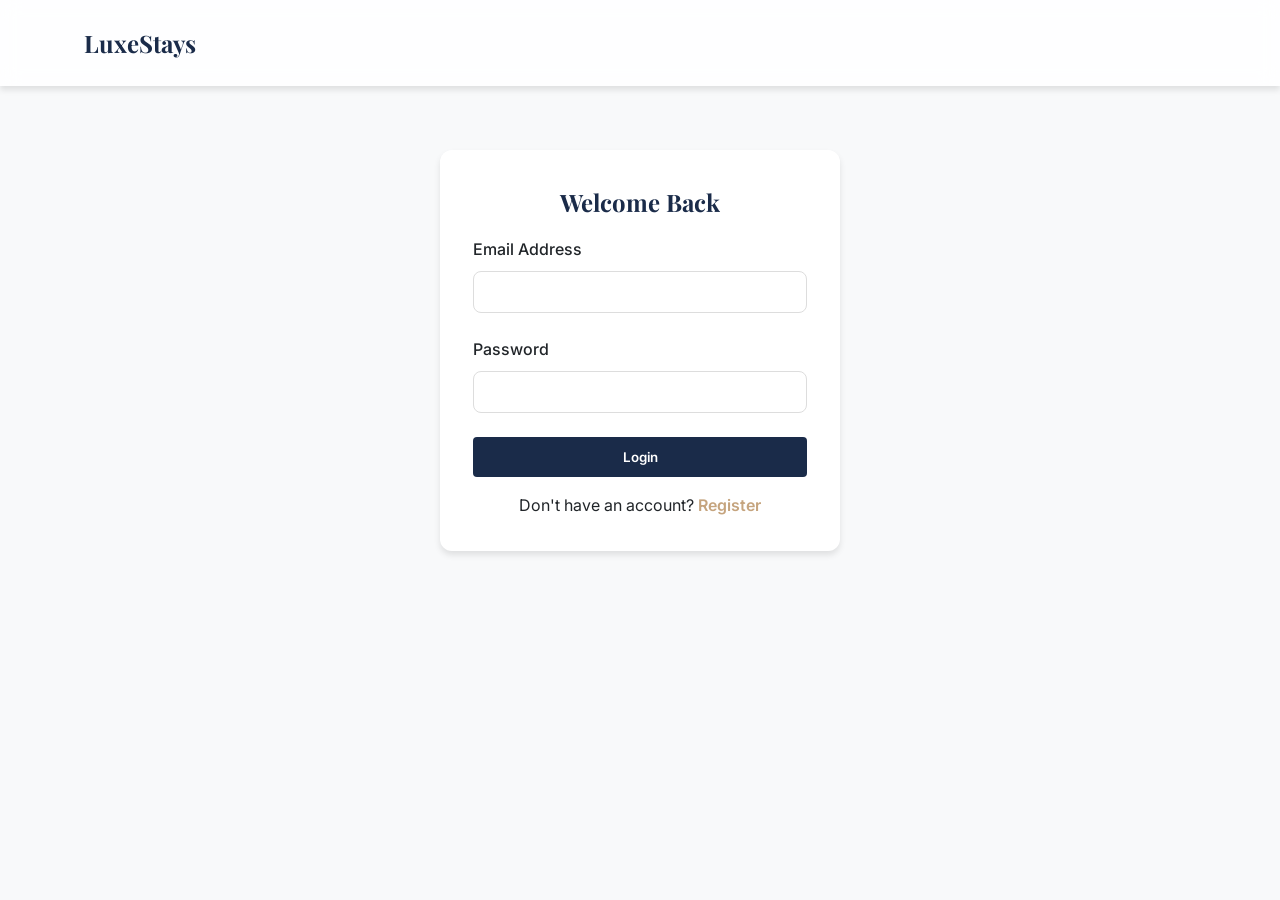
<file: login.html>
<!DOCTYPE html>
<html lang="en">

<head>
    <meta charset="UTF-8">
    <meta name="viewport" content="width=device-width, initial-scale=1.0">
    <title>Login | LuxeStays</title>
    <link rel="stylesheet" href="css/style.css">
    <link
        href="https://fonts.googleapis.com/css2?family=Inter:wght@400;500;600&family=Playfair+Display:wght@700&display=swap"
        rel="stylesheet">
</head>

<body>
    <nav class="navbar">
        <div class="container nav-container">
            <a href="index.html" class="logo">LuxeStays</a>
        </div>
    </nav>

    <div class="auth-container">
        <div class="card auth-card">
            <h2 style="text-align:center;">Welcome Back</h2>
            <form id="login-form">
                <div class="form-group">
                    <label class="form-label">Email Address</label>
                    <input type="email" id="email" class="form-control" required>
                </div>
                <div class="form-group">
                    <label class="form-label">Password</label>
                    <input type="password" id="password" class="form-control" required>
                </div>

                <div id="error-msg" style="color:var(--danger); margin-bottom:1rem; display:none;"></div>

                <button type="submit" class="btn btn-primary btn-block">Login</button>
            </form>
            <p style="text-align:center; margin-top:1rem;">
                Don't have an account? <a href="register.html"
                    style="color:var(--accent); font-weight:600;">Register</a>
            </p>
        </div>
    </div>

    <script src="js/auth.js"></script>
    <script>
        document.getElementById('login-form').addEventListener('submit', (e) => {
            e.preventDefault();
            const email = document.getElementById('email').value;
            const password = document.getElementById('password').value;

            const result = Auth.login(email, password);

            if (result.success) {
                window.location.href = 'index.html'; // Or redirect to previous page
            } else {
                const msg = document.getElementById('error-msg');
                msg.textContent = result.message;
                msg.style.display = 'block';
            }
        });
    </script>
</body>

</html>
</file>
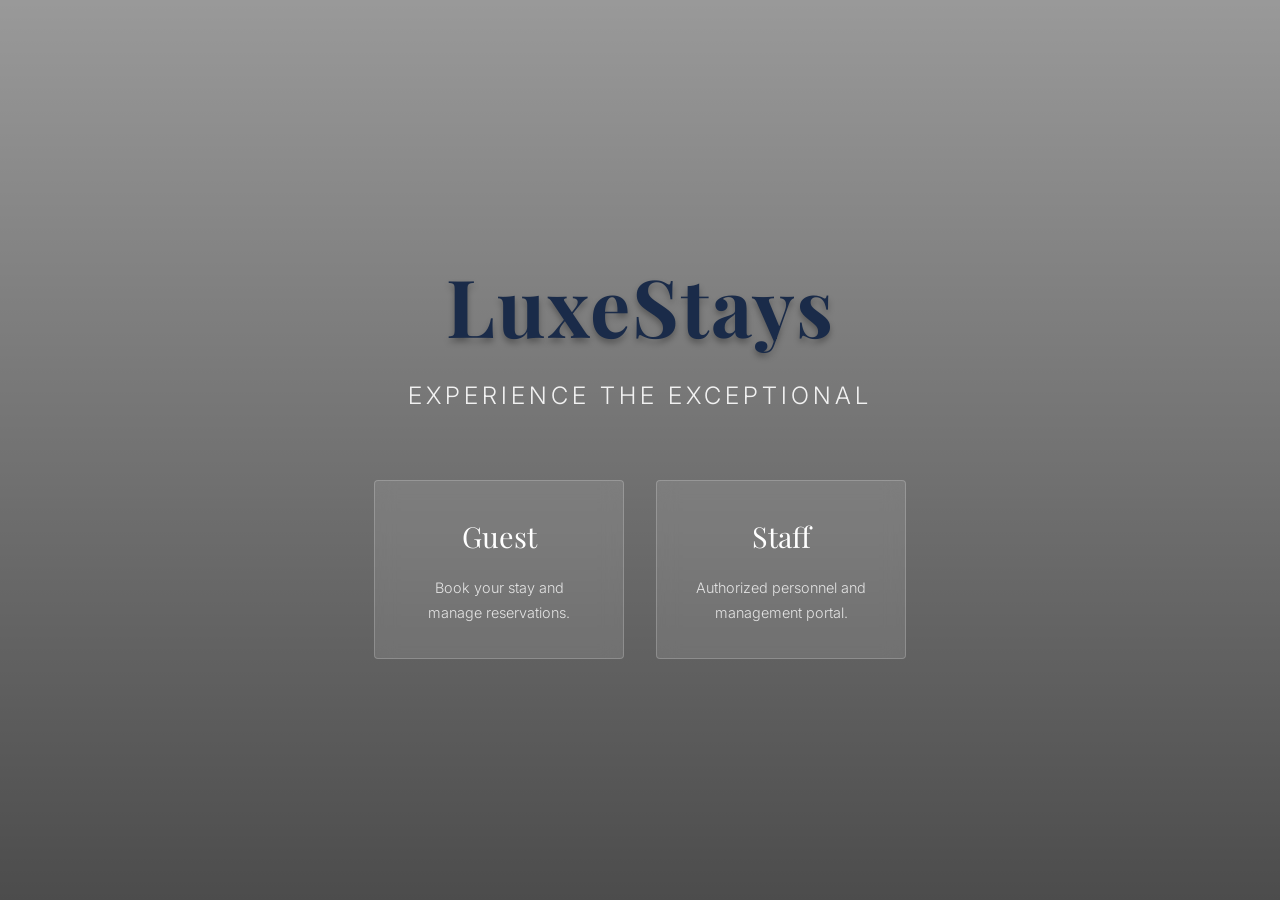
<file: lounge.html>
<!DOCTYPE html>
<html lang="en">

<head>
    <meta charset="UTF-8">
    <meta name="viewport" content="width=device-width, initial-scale=1.0">
    <title>The Lounge | LuxeStays Gaming</title>
    <link rel="stylesheet" href="css/style.css">
    <link
        href="https://fonts.googleapis.com/css2?family=Inter:wght@400;500;600&family=Playfair+Display:wght@700&display=swap"
        rel="stylesheet">
    <link rel="stylesheet" href="https://cdnjs.cloudflare.com/ajax/libs/font-awesome/5.15.4/css/all.min.css">
    <script src="js/auth.js"></script>
    <style>
        .feature-grid {
            display: grid;
            grid-template-columns: repeat(auto-fit, minmax(300px, 1fr));
            gap: 2rem;
            margin: 4rem 0;
        }

        .feature-card {
            background: var(--bg-card);
            border: var(--neon-border);
            padding: 2rem;
            border-radius: 8px;
            text-align: center;
            transition: var(--transition);
        }

        .feature-card:hover {
            transform: translateY(-10px);
            box-shadow: 0 0 30px rgba(102, 252, 241, 0.2);
            border-color: var(--primary-hover);
        }

        .feature-icon {
            font-size: 3rem;
            color: var(--primary);
            margin-bottom: 1.5rem;
        }
    </style>
</head>

<body>
    <nav class="navbar">
        <div class="container nav-container">
            <a href="index.html" class="logo">LuxeGAME</a>
            <ul class="nav-links">
                <!-- Injected by Auth.js -->
            </ul>
        </div>
    </nav>

    <header class="hero"
        style="height: 400px; background-image: linear-gradient(rgba(11, 12, 16, 0.8), rgba(11, 12, 16, 0.8)), url('https://images.unsplash.com/photo-1552820728-8b83bb6b773f?ixlib=rb-1.2.1&auto=format&fit=crop&w=1350&q=80');">
        <div class="hero-content">
            <h1>The Lounge</h1>
            <p>24/7 Access to Top-Tier Equipment</p>
        </div>
    </header>

    <div class="container">
        <div style="text-align:center; max-width:800px; margin:0 auto;">
            <h2>Level Up Your Experience</h2>
            <p>All guests enjoy complimentary access to our state-of-the-art gaming zones. Whether you're a casual
                player or a competitive pro, we have the gear you need.</p>
        </div>

        <div class="feature-grid">
            <div class="feature-card">
                <i class="fas fa-desktop feature-icon"></i>
                <h3>Pro PC Stations</h3>
                <p>RTX 4090s, i9 Processors, and 360Hz Monitors pre-loaded with all major titles.</p>
            </div>
            <div class="feature-card">
                <i class="fas fa-gamepad feature-icon"></i>
                <h3>Console Havens</h3>
                <p>PS5, Xbox Series X, and Switch OLEDs on 85" 4K OLED displays.</p>
            </div>
            <div class="feature-card">
                <i class="fas fa-vr-cardboard feature-icon"></i>
                <h3>VR Immersion</h3>
                <p>Dedicated room-scale VR zones featuring the latest headsets and omni-treadmills.</p>
            </div>
            <div class="feature-card">
                <i class="fas fa-wifi feature-icon"></i>
                <h3>Gigabit Fiber</h3>
                <p>Direct fiber lines ensuring <5ms ping to all major game servers.</p>
            </div>
            <div class="feature-card">
                <i class="fas fa-couch feature-icon"></i>
                <h3>Chill Zones</h3>
                <p>Ergonomic Herman Miller chairs and bean bags for post-match recovery.</p>
            </div>
            <div class="feature-card">
                <i class="fas fa-cocktail feature-icon"></i>
                <h3>Potion Bar</h3>
                <p>Themed energy drinks and snacks available 24/7 to keep you fueled.</p>
            </div>
        </div>
    </div>

    <!-- Auth.js moved to head -->
</body>

</html>
</file>
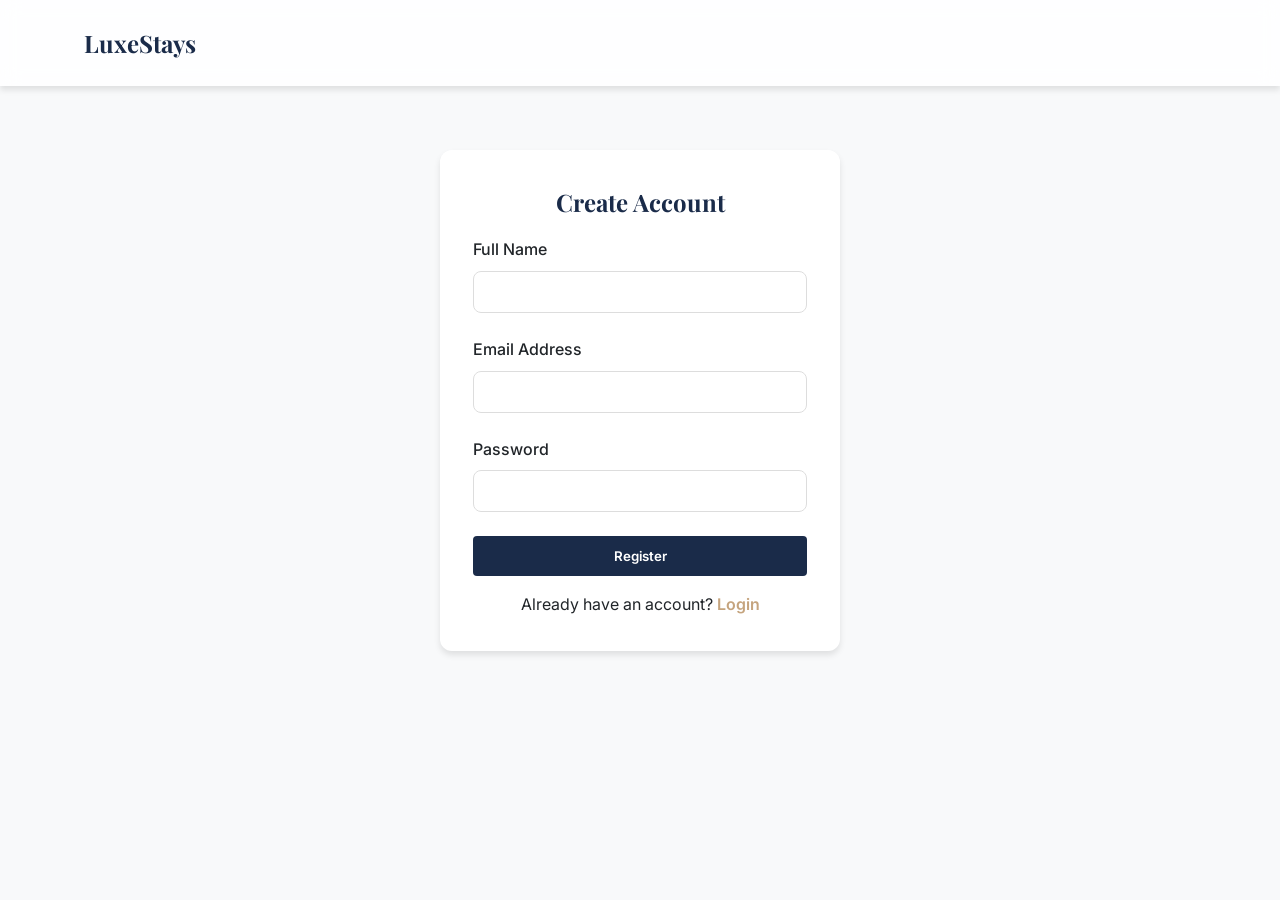
<file: register.html>
<!DOCTYPE html>
<html lang="en">

<head>
    <meta charset="UTF-8">
    <meta name="viewport" content="width=device-width, initial-scale=1.0">
    <title>Register | LuxeStays</title>
    <link rel="stylesheet" href="css/style.css">
    <link
        href="https://fonts.googleapis.com/css2?family=Inter:wght@400;500;600&family=Playfair+Display:wght@700&display=swap"
        rel="stylesheet">
</head>

<body>
    <nav class="navbar">
        <div class="container nav-container">
            <a href="index.html" class="logo">LuxeStays</a>
        </div>
    </nav>

    <div class="auth-container">
        <div class="card auth-card">
            <h2 style="text-align:center;">Create Account</h2>
            <form id="register-form">
                <div class="form-group">
                    <label class="form-label">Full Name</label>
                    <input type="text" id="name" class="form-control" required>
                </div>
                <div class="form-group">
                    <label class="form-label">Email Address</label>
                    <input type="email" id="email" class="form-control" required>
                </div>
                <div class="form-group">
                    <label class="form-label">Password</label>
                    <input type="password" id="password" class="form-control" required minlength="6">
                </div>

                <div id="error-msg" style="color:var(--danger); margin-bottom:1rem; display:none;"></div>

                <button type="submit" class="btn btn-primary btn-block">Register</button>
            </form>
            <p style="text-align:center; margin-top:1rem;">
                Already have an account? <a href="login.html" style="color:var(--accent); font-weight:600;">Login</a>
            </p>
        </div>
    </div>

    <script src="js/auth.js"></script>
    <script>
        document.getElementById('register-form').addEventListener('submit', (e) => {
            e.preventDefault();
            const name = document.getElementById('name').value;
            const email = document.getElementById('email').value;
            const password = document.getElementById('password').value;

            const result = Auth.register(name, email, password);

            if (result.success) {
                window.location.href = 'index.html';
            } else {
                const msg = document.getElementById('error-msg');
                msg.textContent = result.message;
                msg.style.display = 'block';
            }
        });
    </script>
</body>

</html>
</file>
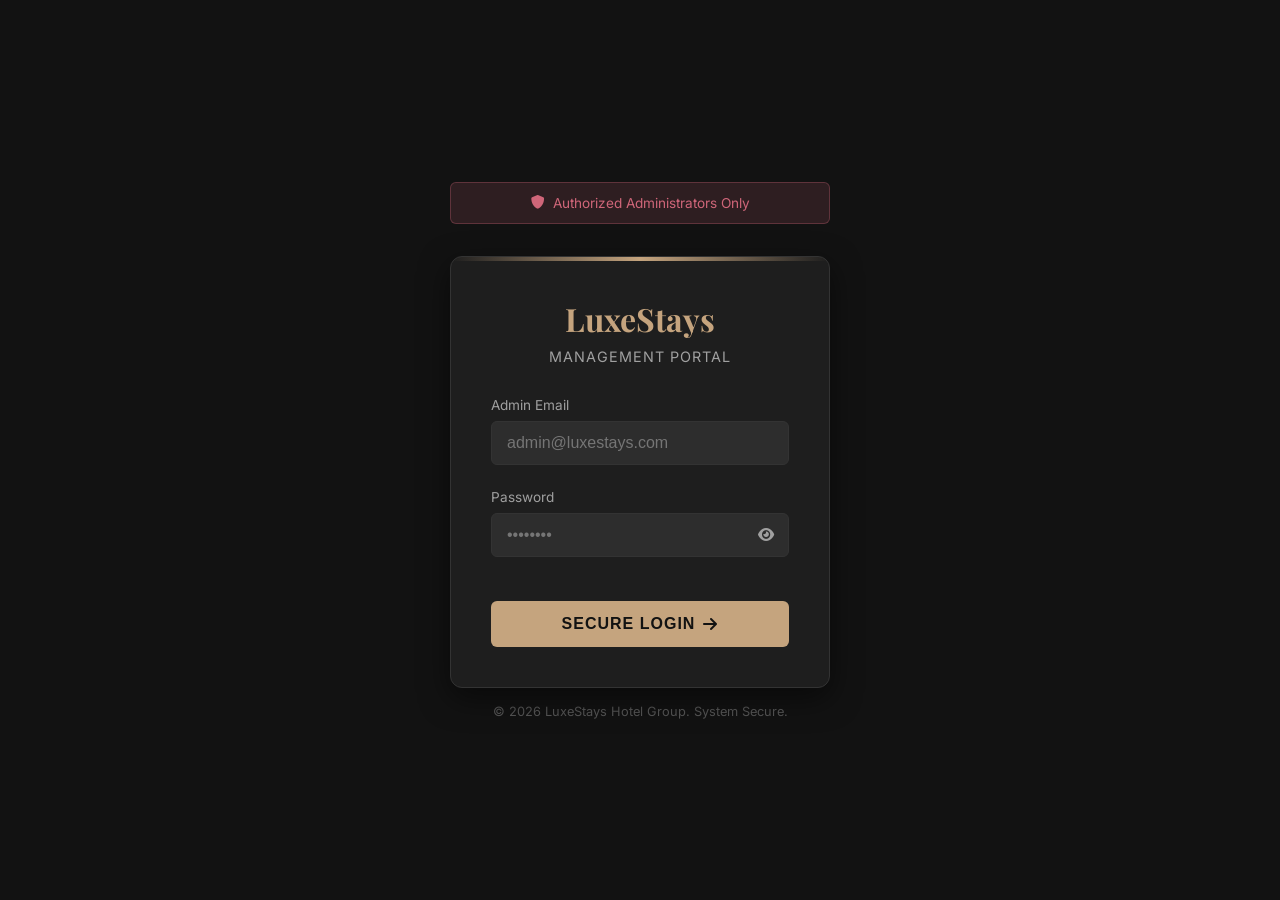
<file: admin/admin-dashboard.html>
<!DOCTYPE html>
<html lang="en">

<head>
    <meta charset="UTF-8">
    <meta name="viewport" content="width=device-width, initial-scale=1.0">
    <title>Dashboard | LuxeStays Admin</title>
    <!-- Fonts -->
    <link
        href="https://fonts.googleapis.com/css2?family=Playfair+Display:wght@700&family=Inter:wght@400;500;600&display=swap"
        rel="stylesheet">
    <link rel="stylesheet" href="https://cdnjs.cloudflare.com/ajax/libs/font-awesome/6.0.0/css/all.min.css">
    <!-- Admin Styles -->
    <link rel="stylesheet" href="css/admin-style.css">
</head>

<body>

    <div class="dashboard-container">
        <!-- Navigation -->
        <nav class="nav-bar">
            <div class="brand-header" style="margin-bottom:0; text-align:left;">
                <h1 style="font-size:1.5rem; margin:0;">LuxeStays <span class="admin-badge">ADMIN</span></h1>
            </div>
            <div style="display:flex; align-items:center; gap:1rem;">
                <span style="color:var(--text-muted); font-size:0.9rem;">
                    <i class="fas fa-user-circle"></i> <span id="admin-email-display">Loading...</span>
                </span>
                <button id="logout-btn" class="btn-logout">
                    <i class="fas fa-sign-out-alt"></i> Logout
                </button>
            </div>
        </nav>

        <!-- Stats Grid -->
        <div class="stats-grid">
            <div class="stat-card">
                <p class="stat-title">Total Bookings</p>
                <div class="stat-value">1,248</div>
                <div style="color:var(--success); font-size:0.8rem; margin-top:5px;">
                    <i class="fas fa-arrow-up"></i> 12% vs last month
                </div>
            </div>

            <div class="stat-card">
                <p class="stat-title">Revenue (YTD)</p>
                <div class="stat-value">$482k</div>
                <div style="color:var(--success); font-size:0.8rem; margin-top:5px;">
                    <i class="fas fa-arrow-up"></i> 8% vs last month
                </div>
            </div>

            <div class="stat-card">
                <p class="stat-title">Occupancy</p>
                <div class="stat-value">84%</div>
                <div style="color:var(--danger); font-size:0.8rem; margin-top:5px;">
                    <i class="fas fa-arrow-down"></i> 2% vs last month
                </div>
            </div>

            <div class="stat-card">
                <p class="stat-title">Active Guests</p>
                <div class="stat-value">342</div>
                <div style="color:var(--text-muted); font-size:0.8rem; margin-top:5px;">
                    Currently checked in
                </div>
            </div>
        </div>

        <!-- Placeholder for more content -->
        <div
            style="margin-top: 3rem; text-align:center; padding: 4rem; border: 1px dashed var(--border); border-radius: 8px; color: var(--text-muted);">
            <i class="fas fa-chart-line" style="font-size: 3rem; margin-bottom: 1rem; opacity: 0.5;"></i>
            <p>Advanced Analytics Module Loading...</p>
        </div>

    </div>

    <!-- Scripts -->
    <script src="js/admin-auth.js"></script>
    <script src="js/admin-dashboard.js"></script>
</body>

</html>
</file>
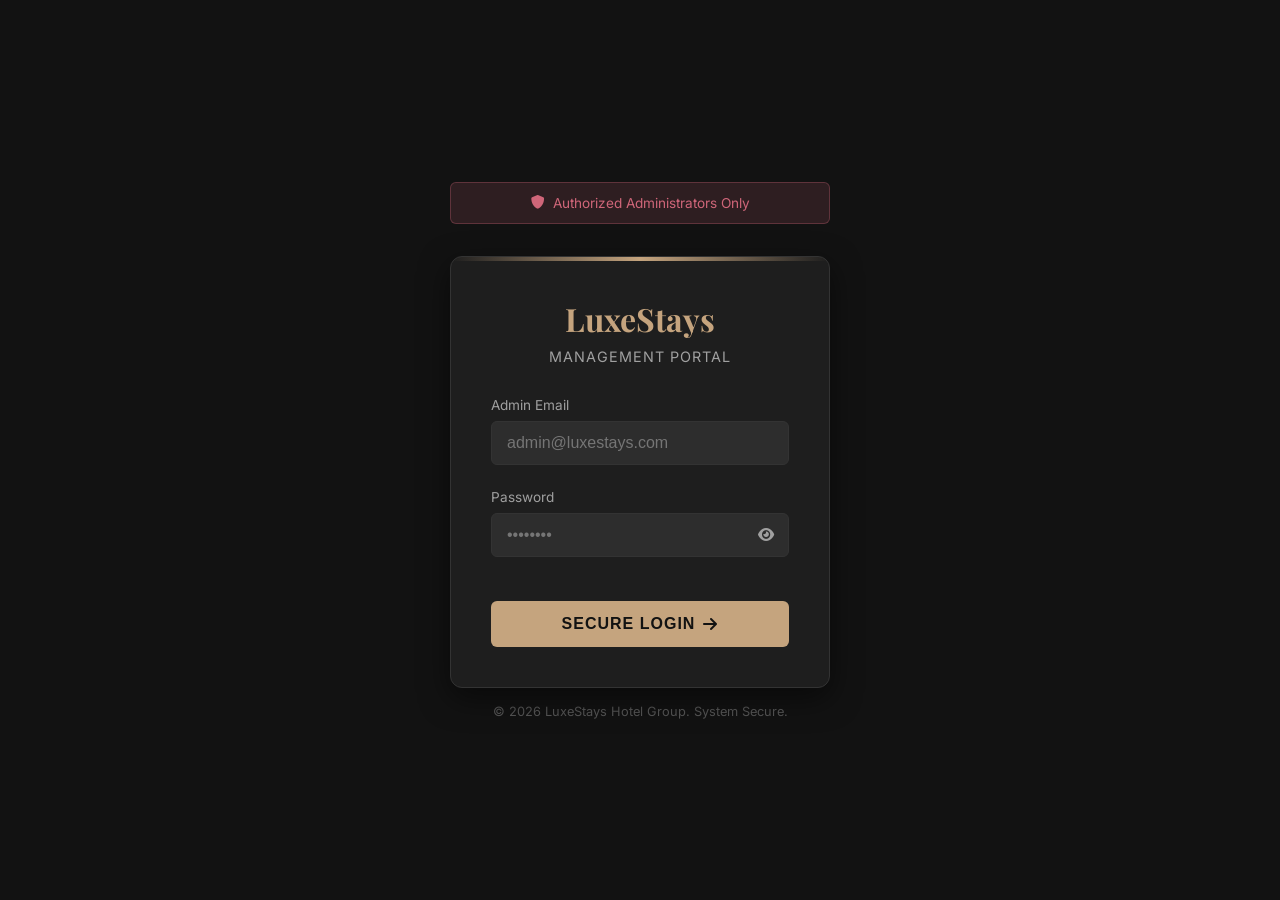
<file: admin/admin-login.html>
<!DOCTYPE html>
<html lang="en">

<head>
    <meta charset="UTF-8">
    <meta name="viewport" content="width=device-width, initial-scale=1.0">
    <title>Admin Portal | LuxeStays</title>
    <!-- Fonts -->
    <link
        href="https://fonts.googleapis.com/css2?family=Playfair+Display:wght@700&family=Inter:wght@400;500;600&display=swap"
        rel="stylesheet">
    <link rel="stylesheet" href="https://cdnjs.cloudflare.com/ajax/libs/font-awesome/6.0.0/css/all.min.css">
    <!-- Admin Styles -->
    <link rel="stylesheet" href="css/admin-style.css">
</head>

<body>

    <div class="login-container">

        <!-- Warning Banner -->
        <div class="warning-banner">
            <i class="fas fa-shield-alt"></i>
            <span>Authorized Administrators Only</span>
        </div>

        <div class="login-card">
            <div class="brand-header">
                <h1>LuxeStays</h1>
                <p>Management Portal</p>
            </div>

            <form id="admin-login-form">
                <div class="form-group">
                    <label class="form-label">Admin Email</label>
                    <div class="input-wrapper">
                        <input type="email" id="email" class="form-input" placeholder="admin@luxestays.com" required
                            autocomplete="email">
                    </div>
                </div>

                <div class="form-group">
                    <label class="form-label">Password</label>
                    <div class="input-wrapper">
                        <input type="password" id="password" class="form-input" placeholder="••••••••" required
                            onpaste="return false;">
                        <i class="fas fa-eye toggle-password" id="togglePass"></i>
                    </div>
                </div>

                <div id="error-message" class="error-msg"></div>

                <button type="submit" class="btn-login" id="loginBtn">
                    <span>Secure Login</span>
                    <i class="fas fa-arrow-right"></i>
                    <div class="spinner"></div>
                </button>
            </form>
        </div>
        <p style="text-align: center; color: #555; font-size: 0.8rem; margin-top: 1rem;">
            &copy; 2026 LuxeStays Hotel Group. System Secure.
        </p>
    </div>

    <!-- Logic -->
    <script src="js/admin-auth.js"></script>
    <script>
        // Check if already logged in
        const session = JSON.parse(localStorage.getItem('admin_session'));
        if (session && session.logged_in) {
            window.location.href = 'admin-dashboard.html';
        }

        // Toggle Password Visibility
        const toggleBtn = document.getElementById('togglePass');
        const passInput = document.getElementById('password');

        toggleBtn.addEventListener('click', () => {
            const type = passInput.getAttribute('type') === 'password' ? 'text' : 'password';
            passInput.setAttribute('type', type);
            toggleBtn.classList.toggle('fa-eye');
            toggleBtn.classList.toggle('fa-eye-slash');
        });

        // Handle Login
        document.getElementById('admin-login-form').addEventListener('submit', (e) => {
            e.preventDefault();

            const email = document.getElementById('email').value;
            const password = document.getElementById('password').value;
            const btn = document.getElementById('loginBtn');
            const errorDiv = document.getElementById('error-message');

            // Reset Error
            errorDiv.classList.remove('visible');
            errorDiv.textContent = '';

            // Loading Animation
            btn.classList.add('loading');
            btn.disabled = true;

            // Simulate Network Delay (Innovative feel)
            setTimeout(() => {
                const result = AdminAuth.login(email, password);

                if (result.success) {
                    window.location.href = 'admin-dashboard.html';
                } else {
                    btn.classList.remove('loading');
                    btn.disabled = false;
                    errorDiv.textContent = result.message;
                    errorDiv.classList.add('visible');

                    if (result.locked) {
                        document.getElementById('email').disabled = true;
                        document.getElementById('password').disabled = true;
                    }
                }
            }, 800);
        });

        // Initial Lockout Check
        const initCheck = AdminAuth.init();
        if (initCheck.locked) {
            const errorDiv = document.getElementById('error-message');
            document.getElementById('email').disabled = true;
            document.getElementById('password').disabled = true;
            document.getElementById('loginBtn').disabled = true;
            errorDiv.textContent = `Account locked. Wait ${Math.ceil(initCheck.remaining / 1000)}s.`;
            errorDiv.classList.add('visible');
        }
    </script>
</body>

</html>
</file>
<file: css/style.css>
/* Global Vars & Reset */
:root {
    --primary: #1a2b49;
    /* Navy */
    --accent: #c5a47e;
    /* Gold/Sand */
    --light: #f8f9fa;
    --dark: #212529;
    --grey: #6c757d;
    --success: #28a745;
    --danger: #dc3545;
    --white: #ffffff;
    --shadow: 0 4px 6px rgba(0, 0, 0, 0.1);
    --font-heading: 'Playfair Display', serif;
    --font-body: 'Inter', sans-serif;
    --transition: all 0.3s ease;
}

* {
    margin: 0;
    padding: 0;
    box-sizing: border-box;
}

body {
    font-family: var(--font-body);
    background-color: var(--light);
    color: var(--dark);
    line-height: 1.6;
}

h1,
h2,
h3,
h4,
h5,
h6 {
    font-family: var(--font-heading);
    color: var(--primary);
    margin-bottom: 1rem;
}

a {
    text-decoration: none;
    color: inherit;
    transition: var(--transition);
}

ul {
    list-style: none;
}

img {
    max-width: 100%;
    height: auto;
    display: block;
}

/* Utilities */
.container {
    width: 90%;
    max-width: 1200px;
    margin: 0 auto;
    padding: 0 20px;
    /* Apply fade-in globally to main containers */
    animation: appear-3d 1s ease-out;
    transform-style: preserve-3d;
}

.btn {
    display: inline-block;
    padding: 12px 24px;
    border: none;
    border-radius: 4px;
    font-weight: 600;
    cursor: pointer;
    transition: var(--transition);
    font-family: var(--font-body);
}

.btn-primary {
    background-color: var(--primary);
    color: var(--white);
}

.btn-primary:hover {
    background-color: #132038;
}

.btn-accent {
    background-color: var(--accent);
    color: var(--white);
}

.btn-accent:hover {
    background-color: #b08d65;
}

.btn-block {
    display: block;
    width: 100%;
}

.card {
    background: var(--white);
    border-radius: 8px;
    box-shadow: var(--shadow);
    overflow: hidden;
    transition: var(--transition);
    border-radius: 12px;
    box-shadow: var(--shadow);
    overflow: hidden;
    transition: var(--transition);
    transform-style: preserve-3d;
    backface-visibility: hidden;
    will-change: transform;
    border: 1px solid rgba(255, 255, 255, 0.5);
    /* Animation */
    animation: fadeInUp 0.6s ease-out backwards;
}

.card:hover {
    transform: translateY(-10px) rotateX(2deg) rotateY(-2deg) scale(1.02);
    box-shadow: var(--shadow-3d);
    border-color: var(--primary);
}

.card img {
    transition: transform 0.6s ease;
}

.card:hover img {
    transform: scale(1.1) translateZ(20px);
    /* Parallax image inside card */
}

.form-group {
    margin-bottom: 1.5rem;
}

.form-label {
    display: block;
    margin-bottom: 0.5rem;
    font-weight: 500;
}

.form-control {
    width: 100%;
    padding: 12px 16px;
    border: 1px solid #ddd;
    border-radius: 8px;
    font-family: inherit;
    transition: var(--transition);
    background: rgba(255, 255, 255, 0.9);
}

.form-control:focus {
    outline: none;
    border-color: var(--primary);
    box-shadow: 0 0 0 4px rgba(197, 164, 126, 0.2);
    transform: translateZ(5px);
}

/* Navbar */
.navbar {
    background-color: rgba(255, 255, 255, 0.85);
    backdrop-filter: blur(10px);
    -webkit-backdrop-filter: blur(10px);
    padding: 1.5rem 0;
    box-shadow: var(--shadow);
    position: sticky;
    top: 0;
    z-index: 100;
    transition: var(--transition);
}

/* Modals with 3D Pop */
.modal {
    background: var(--white);
    padding: 2rem;
    border-radius: 12px;
    width: 100%;
    max-width: 400px;
    box-shadow: var(--shadow-3d);
    position: relative;
    animation: popIn 0.5s cubic-bezier(0.175, 0.885, 0.32, 1.275);
    transform-style: preserve-3d;
}

@keyframes popIn {
    from {
        opacity: 0;
        transform: scale(0.8) translateZ(-50px);
    }

    to {
        opacity: 1;
        transform: scale(1) translateZ(0);
    }
}

.nav-container {
    display: flex;
    justify-content: space-between;
    align-items: center;
}

.logo {
    font-family: var(--font-heading);
    font-size: 1.5rem;
    font-weight: 700;
    color: var(--primary);
}

.nav-links {
    display: flex;
    gap: 2rem;
}

.nav-link {
    font-weight: 500;
    color: var(--primary);
}

.nav-link:hover,
.nav-link.active {
    color: var(--accent);
}

/* Hero Section 3D */
.hero {
    height: 85vh;
    background: linear-gradient(rgba(10, 25, 47, 0.6), rgba(10, 25, 47, 0.7)), url('https://images.unsplash.com/photo-1542314831-068cd1dbfeeb?ixlib=rb-1.2.1&auto=format&fit=crop&w=1950&q=80') center/cover no-repeat;
    display: flex;
    align-items: center;
    justify-content: center;
    text-align: center;
    color: var(--white);
    position: relative;
    transform-style: preserve-3d;
}

.hero-content h1 {
    font-size: 4.5rem;
    color: var(--white);
    margin-bottom: 1rem;
    animation: appear-3d 1s ease-out, float 6s ease-in-out infinite;
    text-shadow: 0 10px 30px rgba(0, 0, 0, 0.5);
}

.hero-content p {
    font-size: 1.5rem;
    margin-bottom: 2rem;
    opacity: 0.9;
    animation: appear-3d 1s ease-out 0.2s backwards, float-delay 7s ease-in-out infinite;
}

/* Search Bar */
.search-container {
    background: var(--white);
    padding: 2rem;
    border-radius: 8px;
    box-shadow: 0 10px 30px rgba(0, 0, 0, 0.2);
    margin-top: -3rem;
    /* Overlap hero */
    position: relative;
    z-index: 100;
    animation: fadeInUp 0.8s ease-out 0.4s backwards;
}

.search-form {
    display: grid;
    grid-template-columns: repeat(auto-fit, minmax(200px, 1fr));
    gap: 1.5rem;
    align-items: end;
}

/* Filter Bar */
.filters-container {
    margin-bottom: 2rem;
    padding: 1rem;
    background: var(--white);
    border-radius: 8px;
    display: flex;
    gap: 1rem;
    align-items: center;
    flex-wrap: wrap;
}

/* Hotel Grid */
.hotel-grid {
    display: grid;
    grid-template-columns: repeat(auto-fill, minmax(300px, 1fr));
    gap: 2rem;
    margin-bottom: 4rem;
}

.hotel-card-img {
    height: 200px;
    object-fit: cover;
    width: 100%;
}

.hotel-card-body {
    padding: 1.5rem;
}

.hotel-price {
    color: var(--accent);
    font-weight: 700;
    font-size: 1.2rem;
}

.amenities-preview {
    display: flex;
    gap: 0.5rem;
    margin: 1rem 0;
    color: var(--grey);
    font-size: 0.9rem;
}

/* Hotel Detail */
.hotel-detail-header {
    margin-bottom: 2rem;
}

.gallery-grid {
    display: grid;
    grid-template-columns: 2fr 1fr;
    gap: 1rem;
    height: 500px;
    margin-bottom: 3rem;
    border-radius: 8px;
    overflow: hidden;
}

.gallery-main {
    height: 100%;
    object-fit: cover;
    width: 100%;
}

.gallery-side {
    display: flex;
    flex-direction: column;
    gap: 1rem;
    height: 100%;
}

.gallery-side img {
    height: 50%;
    object-fit: cover;
}

.room-list {
    display: flex;
    flex-direction: column;
    gap: 2rem;
}

.room-card {
    display: flex;
    background: var(--white);
    border-radius: 8px;
    overflow: hidden;
    box-shadow: var(--shadow);
}

.room-img {
    width: 300px;
    object-fit: cover;
}

.room-info {
    padding: 2rem;
    flex: 1;
    display: flex;
    flex-direction: column;
    justify-content: space-between;
}

.room-footer {
    display: flex;
    justify-content: space-between;
    align-items: center;
    margin-top: 1rem;
}

/* Authentication */
.auth-container {
    max-width: 400px;
    margin: 4rem auto;
}

.auth-card {
    padding: 2rem;
}

/* Dashboard */
.dashboard-grid {
    display: grid;
    grid-template-columns: 250px 1fr;
    gap: 2rem;
    margin-top: 2rem;
}

.sidebar {
    background: var(--white);
    padding: 1.5rem;
    border-radius: 8px;
    height: fit-content;
}

.sidebar-menu li {
    padding: 0.75rem 0;
    border-bottom: 1px solid #eee;
}

.booking-item {
    background: var(--white);
    padding: 1.5rem;
    border-radius: 8px;
    margin-bottom: 1rem;
    display: flex;
    justify-content: space-between;
    align-items: center;
    border-left: 5px solid var(--accent);
}

/* Payment Modal */
.modal-overlay {
    position: fixed;
    top: 0;
    left: 0;
    width: 100%;
    height: 100%;
    background: rgba(0, 0, 0, 0.5);
    display: flex;
    justify-content: center;
    align-items: center;
    z-index: 2000;
}

.modal {
    background: var(--white);
    padding: 2rem;
    border-radius: 8px;
    max-width: 500px;
    width: 90%;
}

/* Spinner */
.spinner {
    border: 4px solid rgba(0, 0, 0, 0.1);
    width: 36px;
    height: 36px;
    border-radius: 50%;
    border-left-color: var(--primary);
    animation: spin 1s linear infinite;
    margin: 20px auto;
}

@keyframes spin {
    0% {
        transform: rotate(0deg);
    }

    100% {
        transform: rotate(360deg);
    }
}

/* Keyframes for subtle animations */
@keyframes fadeInUp {
    from {
        opacity: 0;
        transform: translateY(20px);
    }

    to {
        opacity: 1;
        transform: translateY(0);
    }
}

@media (max-width: 768px) {
    .nav-links {
        display: none;
    }

    .hero h1 {
        font-size: 2.5rem;
    }

    .room-card {
        flex-direction: column;
    }

    .room-img {
        width: 100%;
        height: 200px;
    }

    .dashboard-grid {
        grid-template-columns: 1fr;
    }

    .gallery-grid {
        grid-template-columns: 1fr;
        height: auto;
    }
}
</file>
<file: admin/css/admin-style.css>
/* Admin Portal Styling - Dark Professional Theme */
:root {
    --admin-bg: #121212;
    --admin-card: #1E1E1E;
    --admin-input: #2D2D2D;
    --primary: #C5A47E;
    /* Gold */
    --primary-hover: #D4B48F;
    --text-main: #FFFFFF;
    --text-muted: #A0A0A0;
    --danger: #CF6679;
    --success: #03DAC6;
    --border: #333333;
    --shadow: 0 10px 30px rgba(0, 0, 0, 0.5);
    --font-main: 'Inter', sans-serif;
    --font-heading: 'Playfair Display', serif;
    --transition: all 0.3s cubic-bezier(0.4, 0, 0.2, 1);
}

* {
    margin: 0;
    padding: 0;
    box-sizing: border-box;
}

body {
    background-color: var(--admin-bg);
    font-family: var(--font-main);
    color: var(--text-main);
    display: flex;
    justify-content: center;
    align-items: center;
    min-height: 100vh;
    overflow-x: hidden;
}

/* Animations */
@keyframes fadeIn {
    from {
        opacity: 0;
        transform: translateY(20px);
    }

    to {
        opacity: 1;
        transform: translateY(0);
    }
}

@keyframes shake {

    0%,
    100% {
        transform: translateX(0);
    }

    25% {
        transform: translateX(-5px);
    }

    75% {
        transform: translateX(5px);
    }
}

@keyframes spin {
    to {
        transform: rotate(360deg);
    }
}

/* Login Layout */
.login-container {
    width: 100%;
    max-width: 420px;
    padding: 20px;
    perspective: 1000px;
}

.login-card {
    background: var(--admin-card);
    padding: 2.5rem;
    border-radius: 12px;
    box-shadow: var(--shadow);
    border: 1px solid var(--border);
    animation: fadeIn 0.8s ease-out;
    position: relative;
    overflow: hidden;
}

/* Top Decoration Line */
.login-card::before {
    content: '';
    position: absolute;
    top: 0;
    left: 0;
    width: 100%;
    height: 4px;
    background: linear-gradient(90deg, transparent, var(--primary), transparent);
}

.warning-banner {
    background: rgba(207, 102, 121, 0.15);
    color: var(--danger);
    padding: 0.75rem;
    border-radius: 6px;
    font-size: 0.85rem;
    text-align: center;
    margin-bottom: 2rem;
    display: flex;
    align-items: center;
    justify-content: center;
    gap: 0.5rem;
    border: 1px solid rgba(207, 102, 121, 0.3);
}

.brand-header {
    text-align: center;
    margin-bottom: 2rem;
}

.brand-header h1 {
    font-family: var(--font-heading);
    color: var(--primary);
    font-size: 2rem;
    margin-bottom: 0.5rem;
}

.brand-header p {
    color: var(--text-muted);
    font-size: 0.9rem;
    letter-spacing: 1px;
    text-transform: uppercase;
}

/* Form Styling */
.form-group {
    margin-bottom: 1.5rem;
    position: relative;
}

.form-label {
    display: block;
    margin-bottom: 0.5rem;
    font-size: 0.85rem;
    color: var(--text-muted);
    transition: var(--transition);
}

.input-wrapper {
    position: relative;
}

.form-input {
    width: 100%;
    padding: 12px 15px;
    background: var(--admin-input);
    border: 1px solid var(--border);
    border-radius: 6px;
    color: var(--text-main);
    font-size: 1rem;
    transition: var(--transition);
}

.form-input:focus {
    outline: none;
    border-color: var(--primary);
    box-shadow: 0 0 0 3px rgba(197, 164, 126, 0.2);
    background: #333;
}

.form-input:focus+.input-icon {
    color: var(--primary);
}

.form-group:focus-within .form-label {
    color: var(--primary);
}

.toggle-password {
    position: absolute;
    right: 15px;
    top: 50%;
    transform: translateY(-50%);
    color: var(--text-muted);
    cursor: pointer;
    font-size: 0.9rem;
    transition: var(--transition);
}

.toggle-password:hover {
    color: var(--text-main);
}

/* Button */
.btn-login {
    width: 100%;
    padding: 14px;
    background: var(--primary);
    color: #121212;
    border: none;
    border-radius: 6px;
    font-weight: 600;
    font-size: 1rem;
    cursor: pointer;
    transition: var(--transition);
    display: flex;
    justify-content: center;
    align-items: center;
    gap: 0.5rem;
    text-transform: uppercase;
    letter-spacing: 1px;
}

.btn-login:hover {
    background: var(--primary-hover);
    transform: translateY(-2px);
    box-shadow: 0 5px 15px rgba(197, 164, 126, 0.3);
}

.btn-login:active {
    transform: translateY(0);
}

.btn-login:disabled {
    background: var(--text-muted);
    cursor: not-allowed;
    transform: none;
    box-shadow: none;
}

/* Messages */
.error-msg {
    color: var(--danger);
    font-size: 0.9rem;
    text-align: center;
    margin-top: 1rem;
    min-height: 20px;
    opacity: 0;
    transition: opacity 0.3s;
}

.error-msg.visible {
    opacity: 1;
    animation: shake 0.4s ease-in-out;
}

/* Spinner */
.spinner {
    width: 20px;
    height: 20px;
    border: 2px solid rgba(0, 0, 0, 0.1);
    border-top-color: #121212;
    border-radius: 50%;
    animation: spin 0.8s linear infinite;
    display: none;
}

.btn-login.loading .spinner {
    display: block;
}

.btn-login.loading span {
    display: none;
}

/* Dashboard Styles */
.dashboard-container {
    width: 100%;
    max-width: 1200px;
    padding: 2rem;
    animation: fadeIn 0.5s ease-out;
}

.nav-bar {
    display: flex;
    justify-content: space-between;
    align-items: center;
    margin-bottom: 3rem;
    padding-bottom: 1rem;
    border-bottom: 1px solid var(--border);
}

.admin-badge {
    background: rgba(197, 164, 126, 0.2);
    color: var(--primary);
    padding: 5px 10px;
    border-radius: 4px;
    font-size: 0.8rem;
    margin-left: 10px;
    border: 1px solid rgba(197, 164, 126, 0.3);
}

.btn-logout {
    background: transparent;
    color: var(--text-muted);
    border: 1px solid var(--border);
    padding: 8px 16px;
    border-radius: 4px;
    cursor: pointer;
    transition: var(--transition);
}

.btn-logout:hover {
    border-color: var(--danger);
    color: var(--danger);
}

.stats-grid {
    display: grid;
    grid-template-columns: repeat(auto-fit, minmax(250px, 1fr));
    gap: 1.5rem;
}

.stat-card {
    background: var(--admin-card);
    padding: 1.5rem;
    border-radius: 8px;
    border: 1px solid var(--border);
    transition: var(--transition);
}

.stat-card:hover {
    transform: translateY(-5px);
    border-color: var(--primary);
}

.stat-title {
    color: var(--text-muted);
    font-size: 0.9rem;
    margin-bottom: 0.5rem;
}

.stat-value {
    font-size: 2rem;
    font-weight: 700;
    color: var(--text-main);
}

@media (max-width: 480px) {
    .login-card {
        padding: 1.5rem;
    }
}
</file>
